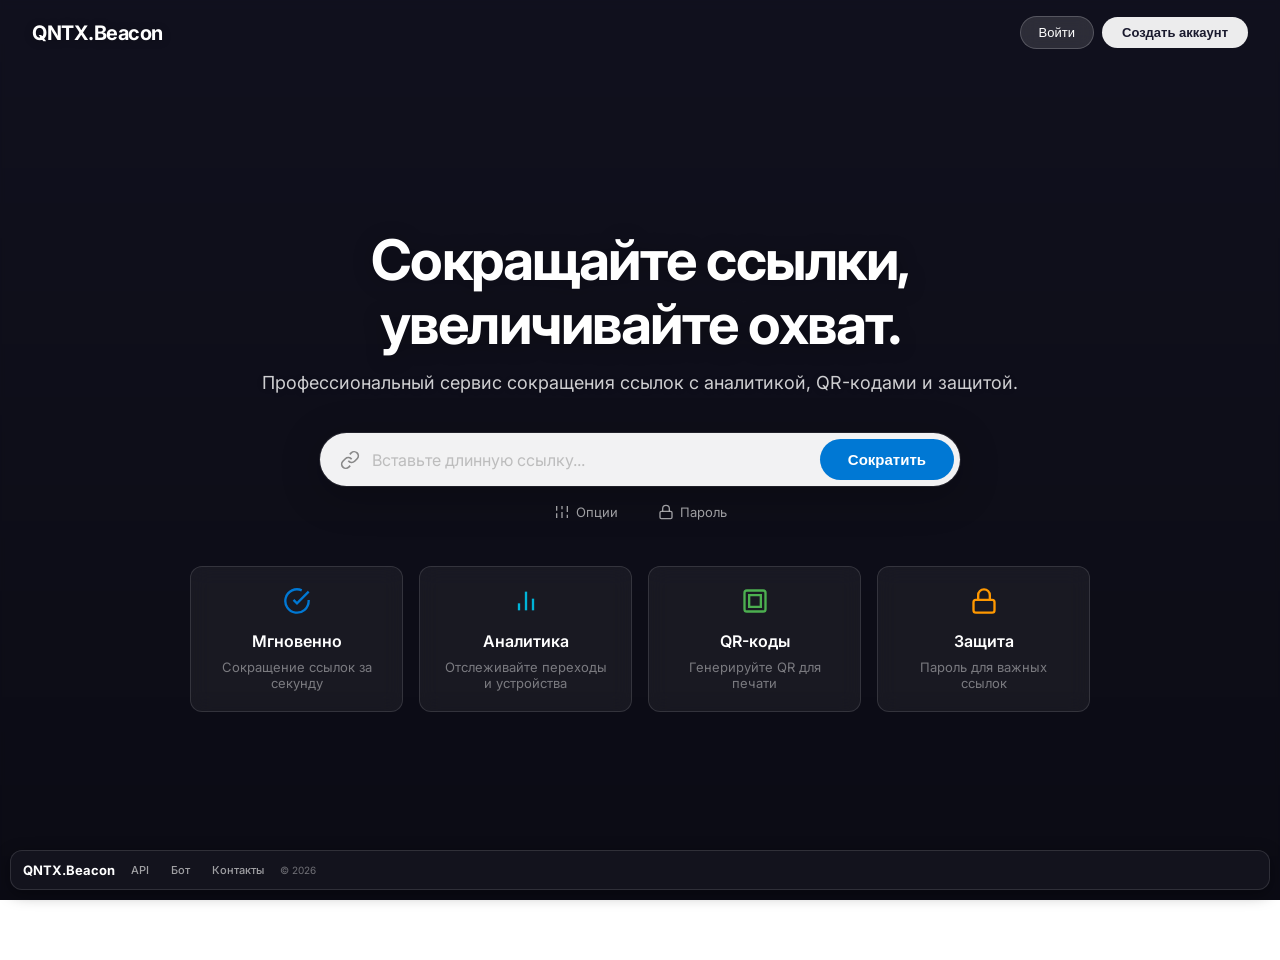
<file: static/index.html>
<!DOCTYPE html>
<html lang="ru">
<head>
    <meta charset="UTF-8">
    <meta name="viewport" content="width=device-width, initial-scale=1.0, viewport-fit=cover">
    <meta name="theme-color" content="#1a1a2e">
    <title>QNTX.Beacon — Сокращайте ссылки</title>
    <link rel="preconnect" href="https://fonts.googleapis.com">
    <link rel="dns-prefetch" href="https://fonts.gstatic.com">
    <link rel="preload" href="https://fonts.googleapis.com/css2?family=Inter:wght@400;500;600;700&display=swap" as="style">
    <link href="https://fonts.googleapis.com/css2?family=Inter:wght@400;500;600;700&display=swap" rel="stylesheet">
    <link rel="stylesheet" href="/static/style.css?v=46">
    <link rel="icon" type="image/svg+xml" href="data:image/svg+xml,<svg xmlns='http://www.w3.org/2000/svg' viewBox='0 0 100 100'><text y='.9em' font-size='90'>🔗</text></svg>">
    <script src="/static/chart.min.js?v=46"></script>
</head>
<body>
    <div class="bg-image"></div>
    <div class="bg-overlay"></div>

    <!-- Top Bar -->
    <header class="topbar">
        <span class="brand" id="brand-logo">QNTX.Beacon</span>
        <div class="topbar-right" id="topbar-right">
            <button class="btn-ghost" id="my-links-btn" style="display:none;">Мои ссылки</button>
            <button class="btn-ghost" id="dashboard-tab-btn" style="display:none;">Админка</button>
            <button class="btn-ghost" id="btn-show-login">Войти</button>
            <button class="btn-light" id="btn-show-register">Создать аккаунт</button>
            <div id="topbar-user" class="topbar-user" style="display:none;">
                <span class="topbar-username" id="topbar-username"></span>
                <button class="btn-ghost" id="btn-logout">Выйти</button>
            </div>
        </div>
    </header>

    <!-- Hero -->
    <main class="hero" id="hero-section">
        <h1 class="hero-title">Сокращайте ссылки,<br>увеличивайте охват.</h1>
        <p class="hero-subtitle">Профессиональный сервис сокращения ссылок с аналитикой, QR-кодами и защитой.</p>

        <div class="search-box">
            <form id="main-shorten-form" class="search-form">
                <svg class="search-icon" viewBox="0 0 24 24" fill="none" stroke="currentColor" stroke-width="2">
                    <path d="M10 13a5 5 0 0 0 7.54.54l3-3a5 5 0 0 0-7.07-7.07l-1.72 1.71"/>
                    <path d="M14 11a5 5 0 0 0-7.54-.54l-3 3a5 5 0 0 0 7.07 7.07l1.71-1.71"/>
                </svg>
                <input type="url" id="hero-url" placeholder="Вставьте длинную ссылку..." required autocomplete="off">
                <button type="submit" class="btn-shorten" id="btn-shorten">Сократить</button>
            </form>
            <div class="options-row">
                <button type="button" class="btn-options-toggle" onclick="toggleOptions()">
                    <svg viewBox="0 0 24 24" fill="none" stroke="currentColor" stroke-width="2" width="16" height="16"><line x1="4" y1="21" x2="4" y2="14"/><line x1="4" y1="10" x2="4" y2="3"/><line x1="12" y1="21" x2="12" y2="12"/><line x1="12" y1="8" x2="12" y2="3"/><line x1="20" y1="21" x2="20" y2="16"/><line x1="20" y1="12" x2="20" y2="3"/></svg>
                    <span>Опции</span>
                </button>
                <button type="button" class="btn-options-toggle" onclick="togglePassword('hero')">
                    <svg viewBox="0 0 24 24" fill="none" stroke="currentColor" stroke-width="2" width="16" height="16"><rect x="3" y="11" width="18" height="11" rx="2" ry="2"/><path d="M7 11V7a5 5 0 0 1 10 0v4"/></svg>
                    <span>Пароль</span>
                </button>
            </div>
            <div class="search-options" id="search-options" style="display:none;">
                <input type="text" id="hero-slug" placeholder="Алиас" class="input-small">
                <input type="text" id="hero-title" placeholder="Название" class="input-small">
                <input type="text" id="utm-source" placeholder="UTM Source" class="input-small">
                <input type="text" id="utm-medium" placeholder="UTM Medium" class="input-small">
                <input type="text" id="utm-campaign" placeholder="UTM Campaign" class="input-small">
                <button type="button" class="btn-options-toggle" onclick="toggleGeoOptions()" style="margin-top:8px;">
                    <svg viewBox="0 0 24 24" fill="none" stroke="currentColor" stroke-width="2" width="16" height="16"><circle cx="12" cy="12" r="10"/><line x1="2" y1="12" x2="22" y2="12"/></svg>
                    <span>Гео-таргетинг</span>
                </button>
            </div>
            <div class="search-options" id="geo-options" style="display:none;">
                <div style="grid-column:1/-1;font-size:12px;color:rgba(255,255,255,0.6);margin-bottom:4px;">Гео-таргетинг (код страны → URL)</div>
                <input type="text" id="geo-ru" placeholder="RU: https://ru.site.com" class="input-small">
                <input type="text" id="geo-us" placeholder="US: https://us.site.com" class="input-small">
                <input type="text" id="geo-eu" placeholder="EU: https://eu.site.com" class="input-small">
                <button type="button" class="btn-options-toggle" onclick="toggleABOptions()" style="margin-top:8px;">
                    <svg viewBox="0 0 24 24" fill="none" stroke="currentColor" stroke-width="2" width="16" height="16"><path d="M16 1h4v4"/><path d="M8 1H4v4"/><path d="M16 23h4v-4"/><path d="M8 23H4v-4"/><path d="M1 16v4h4"/><path d="M1 8v4h4"/><path d="M23 16v4h-4"/><path d="M23 8v4h-4"/></svg>
                    <span>A/B тестирование</span>
                </button>
            </div>
            <div class="search-options" id="ab-options" style="display:none;">
                <div style="grid-column:1/-1;font-size:12px;color:rgba(255,255,255,0.6);margin-bottom:4px;">A/B тест (добавь URL для случайного выбора)</div>
                <input type="text" id="ab-url-1" placeholder="URL вариант A" class="input-small">
                <input type="text" id="ab-url-2" placeholder="URL вариант B" class="input-small">
                <input type="text" id="ab-url-3" placeholder="URL вариант C" class="input-small">
            </div>
            <div class="search-options" id="hero-password-row" style="display:none;">
                <input type="password" id="hero-password" placeholder="Пароль для ссылки" class="input-small">
            </div>
        </div>

        <div class="result-card" id="result-card" style="display:none;">
            <div class="result-label">Ваша короткая ссылка</div>
            <div class="result-row">
                <a href="#" id="result-link" class="result-link" target="_blank"></a>
                <button class="btn-copy" onclick="copyResult()">
                    <svg viewBox="0 0 24 24" fill="none" stroke="currentColor" stroke-width="2" width="18" height="18"><rect x="9" y="9" width="13" height="13" rx="2" ry="2"/><path d="M5 15H4a2 2 0 0 1-2-2V4a2 2 0 0 1 2-2h9a2 2 0 0 1 2 2v1"/></svg>
                    Копировать
                </button>
            </div>
            <img id="result-qr" class="result-qr" style="display:none;" alt="QR Code">
        </div>

        <!-- Features -->
        <div class="features-grid">
            <div class="feature-card">
                <svg viewBox="0 0 24 24" fill="none" stroke="#0078d4" stroke-width="2" width="28" height="28"><path d="M22 11.08V12a10 10 0 1 1-5.93-9.14"/><polyline points="22 4 12 14.01 9 11.01"/></svg>
                <h3>Мгновенно</h3>
                <p>Сокращение ссылок за секунду</p>
            </div>
            <div class="feature-card">
                <svg viewBox="0 0 24 24" fill="none" stroke="#00b4d8" stroke-width="2" width="28" height="28"><line x1="18" y1="20" x2="18" y2="10"/><line x1="12" y1="20" x2="12" y2="4"/><line x1="6" y1="20" x2="6" y2="14"/></svg>
                <h3>Аналитика</h3>
                <p>Отслеживайте переходы и устройства</p>
            </div>
            <div class="feature-card">
                <svg viewBox="0 0 24 24" fill="none" stroke="#4caf50" stroke-width="2" width="28" height="28"><rect x="3" y="3" width="18" height="18" rx="2"/><path d="M7 7h10v10H7z"/></svg>
                <h3>QR-коды</h3>
                <p>Генерируйте QR для печати</p>
            </div>
            <div class="feature-card">
                <svg viewBox="0 0 24 24" fill="none" stroke="#ff9800" stroke-width="2" width="28" height="28"><rect x="3" y="11" width="18" height="11" rx="2"/><path d="M7 11V7a5 5 0 0 1 10 0v4"/></svg>
                <h3>Защита</h3>
                <p>Пароль для важных ссылок</p>
            </div>
        </div>
    </main>
    </main>

    <!-- Auth Modal -->
    <div class="modal-overlay" id="auth-modal" style="display:none;">
        <div class="modal-card">
            <button class="modal-close" onclick="hideAuth()">&times;</button>
            <div id="login-view">
                <div class="modal-logo">QNTX.Beacon</div>
                <h2 class="modal-title">Вход</h2>
                <form id="login-form">
                    <div class="form-field">
                        <label>Email</label>
                        <input type="email" id="login-email" placeholder="you@example.com" required autocomplete="email">
                    </div>
                    <div class="form-field">
                        <label>Пароль</label>
                        <input type="password" id="login-password" placeholder="Ваш пароль" required autocomplete="current-password">
                    </div>
                    <div class="form-error" id="login-error" style="display:none;"></div>
                    <button type="submit" class="btn-primary">Войти</button>
                </form>
                <p class="modal-switch">Нет аккаунта? <a href="#" onclick="showAuth('register'); return false;">Создать</a></p>
                <p class="modal-switch" style="margin-top:8px"><a href="#" onclick="showAuth('forgot'); return false;">Забыли пароль?</a></p>
            </div>

            <div id="register-view" style="display:none;">
                <div class="modal-logo">QNTX.Beacon</div>
                <h2 class="modal-title">Создать аккаунт</h2>
                <form id="register-form">
                    <div class="form-field">
                        <label>Имя пользователя</label>
                        <input type="text" id="register-username" placeholder="johndoe" required minlength="3" maxlength="50" autocomplete="username">
                        <div class="field-hint">3-50 символов, только буквы, цифры, дефис и подчёркивание</div>
                    </div>
                    <div class="form-field">
                        <label>Email</label>
                        <input type="email" id="register-email" placeholder="you@example.com" required autocomplete="email">
                    </div>
                    <div class="form-field">
                        <label>Пароль</label>
                        <input type="password" id="register-password" placeholder="Надёжный пароль" required minlength="8" autocomplete="new-password">
                        <div class="field-hint">Минимум 8 символов, заглавная буква и цифра</div>
                        <div class="password-strength"><div class="password-strength-bar" id="password-strength-bar"></div></div>
                        <div class="password-strength-text" id="password-strength-text"></div>
                    </div>
                    <div class="form-field">
                        <label>Подтвердите пароль</label>
                        <input type="password" id="register-confirm-password" placeholder="Повторите пароль" required autocomplete="new-password">
                    </div>
                    <div class="form-field captcha-field">
                        <label>Подтвердите, что вы человек</label>
                        <div class="captcha-container">
                            <div class="captcha-box">
                                <div class="captcha-code" id="captcha-code"></div>
                                <button type="button" class="captcha-refresh" onclick="refreshCaptcha()" title="Обновить">
                                    <svg viewBox="0 0 24 24" fill="none" stroke="currentColor" stroke-width="2" width="16" height="16"><path d="M23 4v6h-6M1 20v-6h6"/><path d="M3.51 9a9 9 0 0 1 14.85-3.36L23 10M1 14l4.64 4.36A9 9 0 0 0 20.49 15"/></svg>
                                </button>
                            </div>
                            <input type="text" id="captcha-input" placeholder="Введите код" autocomplete="off" required>
                        </div>
                    </div>
                    <div class="form-field">
                        <label>Код приглашения (необязательно)</label>
                        <input type="text" id="register-referral-code" placeholder="Введите код" autocomplete="off">
                    </div>
                    <div class="form-error" id="register-error" style="display:none;"></div>
                    <button type="submit" class="btn-primary" id="register-btn">
                        <span class="btn-text">Создать аккаунт</span>
                        <span class="btn-spinner" style="display:none;"></span>
                    </button>
                </form>
                <p class="modal-switch">Уже есть аккаунт? <a href="#" onclick="showAuth('login'); return false;">Войти</a></p>
            </div>

            <div id="forgot-view" style="display:none;">
                <div class="modal-logo">QNTX.Beacon</div>
                <h2 class="modal-title">Сброс пароля</h2>
                <form id="forgot-form">
                    <div class="form-field">
                        <label>Email</label>
                        <input type="email" id="forgot-email" placeholder="you@example.com" required autocomplete="email">
                    </div>
                    <button type="submit" class="btn-primary">Отправить ссылку</button>
                </form>
                <p class="modal-switch"><a href="#" onclick="showAuth('login'); return false;">Вернуться к входу</a></p>
            </div>

            <div id="register-success-view" style="display:none;">
                <div class="modal-logo">QNTX.Beacon</div>
                <div class="success-icon">
                    <svg viewBox="0 0 24 24" fill="none" stroke="#0078d4" stroke-width="2" width="48" height="48"><path d="M22 11.08V12a10 10 0 1 1-5.93-9.14"/><polyline points="22 4 12 14.01 9 11.01"/></svg>
                </div>
                <h2 class="modal-title">Проверьте почту</h2>
                <p class="modal-desc">Мы отправили ссылку для подтверждения на <strong id="reg-success-email"></strong><br>Перейдите по ссылке, чтобы активировать аккаунт.</p>
                <button class="btn-primary" onclick="hideAuth(); showAuth('login');">Войти</button>
                <p class="modal-switch" style="margin-top:16px;">Не пришло письмо? <a href="#" onclick="resendVerificationFromSuccess(); return false;">Отправить повторно</a></p>
            </div>

            <div id="forgot-success-view" style="display:none;">
                <div class="modal-logo">QNTX.Beacon</div>
                <div class="success-icon">
                    <svg viewBox="0 0 24 24" fill="none" stroke="#0078d4" stroke-width="2" width="48" height="48"><path d="M22 11.08V12a10 10 0 1 1-5.93-9.14"/><polyline points="22 4 12 14.01 9 11.01"/></svg>
                </div>
                <h2 class="modal-title">Проверьте почту</h2>
                <p class="modal-desc">Если аккаунт существует, мы отправили ссылку для сброса пароля.</p>
                <button class="btn-primary" onclick="showAuth('login')">Вернуться к входу</button>
            </div>
        </div>
    </div>

    <!-- Verification Required Modal -->
    <div id="verification-required-modal" class="modal-overlay" style="display:none;">
        <div class="modal-card modal-narrow">
            <div class="modal-logo">QNTX.Beacon</div>
            <div class="warning-icon">
                <svg viewBox="0 0 24 24" fill="none" stroke="#ff9800" stroke-width="2" width="48" height="48"><circle cx="12" cy="12" r="10"/><line x1="12" y1="8" x2="12" y2="12"/><line x1="12" y1="16" x2="12.01" y2="16"/></svg>
            </div>
            <h2 class="modal-title">Подтвердите email</h2>
            <p class="modal-desc">Проверьте почту <strong id="verification-email"></strong><br>Перейдите по ссылке в письме.</p>
            <button class="btn-primary" onclick="resendVerificationFromModal()">Отправить письмо повторно</button>
            <button class="btn-ghost-modal" onclick="hideVerificationRequired()">Закрыть</button>
        </div>
    </div>

    <!-- Dashboard -->
    <div class="dashboard" id="dashboard" style="display:none;">
        <div class="dash-tabs">
            <button class="dash-tab active" data-tab="links">Ссылки</button>
            <button class="dash-tab" data-tab="folders">Папки</button>
            <button class="dash-tab" data-tab="bulk">Bulk</button>
            <button class="dash-tab" data-tab="export">Экспорт</button>
            <button class="dash-tab" data-tab="plans">Тарифы</button>
            <button class="dash-tab" data-tab="account">Настройки</button>
            <button class="dash-tab" data-tab="admin" id="admin-tab" style="display:none;">Админка</button>
        </div>

        <!-- Links Tab -->
        <div class="dash-panel" id="tab-links">
            <div class="dash-create">
                <form id="dash-shorten-form" class="search-form dash-search-form">
                    <svg class="search-icon" viewBox="0 0 24 24" fill="none" stroke="currentColor" stroke-width="2"><path d="M10 13a5 5 0 0 0 7.54.54l3-3a5 5 0 0 0-7.07-7.07l-1.72 1.71"/><path d="M14 11a5 5 0 0 0-7.54-.54l-3 3a5 5 0 0 0 7.07 7.07l1.71-1.71"/></svg>
                    <input type="url" id="dash-url" placeholder="Вставьте длинную ссылку..." required autocomplete="off">
                    <button type="submit" class="btn-shorten" id="btn-dash-shorten">Сократить</button>
                </form>
                <div class="options-row">
                    <button type="button" class="btn-options-toggle" onclick="toggleDashOptions()">
                        <svg viewBox="0 0 24 24" fill="none" stroke="currentColor" stroke-width="2" width="16" height="16"><line x1="4" y1="21" x2="4" y2="14"/><line x1="4" y1="10" x2="4" y2="3"/><line x1="12" y1="21" x2="12" y2="12"/><line x1="12" y1="8" x2="12" y2="3"/><line x1="20" y1="21" x2="20" y2="16"/><line x1="20" y1="12" x2="20" y2="3"/></svg>
                        <span>Опции</span>
                    </button>
                    <button type="button" class="btn-options-toggle" onclick="togglePassword('dash')">
                        <svg viewBox="0 0 24 24" fill="none" stroke="currentColor" stroke-width="2" width="16" height="16"><rect x="3" y="11" width="18" height="11" rx="2" ry="2"/><path d="M7 11V7a5 5 0 0 1 10 0v4"/></svg>
                        <span>Пароль</span>
                    </button>
                </div>
                <div class="dash-options" id="dash-options" style="display:none;">
                    <input type="text" id="dash-slug" placeholder="Пользовательский алиас" class="input-small">
                    <input type="text" id="dash-title" placeholder="Название" class="input-small">
                    <select id="dash-folder-id" class="input-small">
                        <option value="">Без папки</option>
                    </select>
                </div>
                <div class="dash-options" id="dash-password-row" style="display:none;">
                    <input type="password" id="dash-password" placeholder="Пароль для ссылки" class="input-small">
                </div>
                <div class="result-card dash-result" id="dash-result" style="display:none;">
                    <div class="result-label">Ваша короткая ссылка</div>
                    <div class="result-row">
                        <a href="#" id="dash-result-link" class="result-link" target="_blank"></a>
                        <button class="btn-copy" type="button" onclick="copyDashResult()">
                            <svg viewBox="0 0 24 24" fill="none" stroke="currentColor" stroke-width="2" width="18" height="18"><rect x="9" y="9" width="13" height="13" rx="2" ry="2"/><path d="M5 15H4a2 2 0 0 1-2-2V4a2 2 0 0 1 2-2h9a2 2 0 0 1 2 2v1"/></svg>
                            Копировать
                        </button>
                    </div>
                    <img id="dash-result-qr" class="result-qr" style="display:none;" alt="QR Code">
                </div>
            </div>

            <div class="dash-header">
                <h2>Ваши ссылки</h2>
                <div class="dash-search">
                    <svg viewBox="0 0 24 24" fill="none" stroke="currentColor" stroke-width="2" width="18" height="18"><circle cx="11" cy="11" r="8"/><line x1="21" y1="21" x2="16.65" y2="16.65"/></svg>
                    <input type="text" id="search-links" placeholder="Поиск...">
                </div>
            </div>
            <div class="links-grid" id="links-grid">
                <div class="links-empty" id="links-empty">
                    <svg viewBox="0 0 24 24" fill="none" stroke="currentColor" stroke-width="1.5" width="48" height="48"><path d="M10 13a5 5 0 0 0 7.54.54l3-3a5 5 0 0 0-7.07-7.07l-1.72 1.71"/><path d="M14 11a5 5 0 0 0-7.54-.54l-3 3a5 5 0 0 0 7.07 7.07l1.71-1.71"/></svg>
                    <p>Пока нет ссылок. Создайте свою первую ссылку выше!</p>
                </div>
            </div>
        </div>

        <!-- Plans Tab -->
        <!-- Export Tab -->
        <div class="dash-panel" id="tab-export" style="display:none;">
            <h2>Экспорт / Импорт</h2>
            <div class="export-section">
                <h3>Экспорт ссылок</h3>
                <p class="dash-desc">Скачать все ваши ссылки в файле</p>
                <div class="export-btns">
                    <button class="btn-primary" id="btn-export-csv">CSV</button>
                    <button class="btn-primary" id="btn-export-json">JSON</button>
                </div>
            </div>
            <div class="export-section">
                <h3>Импорт ссылок</h3>
                <p class="dash-desc">Загрузить ссылки из файла</p>
                <input type="file" id="import-file" accept=".csv,.json" class="input-small">
                <button class="btn-primary" id="btn-import">Импортировать</button>
                <div class="import-result" id="import-result" style="display:none;"></div>
            </div>
        </div>

        <!-- Folders Tab -->
        <div class="dash-panel" id="tab-folders" style="display:none;">
            <h2>Папки</h2>
            <div class="folder-create">
                <input type="text" id="new-folder-name" placeholder="Название папки" class="input-small">
                <input type="color" id="new-folder-color" value="#0078d4" style="width:40px;height:40px;border:none;cursor:pointer;">
                <button class="btn-primary" id="btn-create-folder">Создать</button>
            </div>
            <div class="folders-grid" id="folders-grid"></div>
        </div>

        <!-- Bulk Tab -->
        <div class="dash-panel" id="tab-bulk" style="display:none;">
            <h2>Bulk создание</h2>
            <p class="dash-desc">Создайте несколько ссылок за раз (по одной на строку)</p>
            <textarea id="bulk-urls" placeholder="https://site1.com&#10;https://site2.com&#10;https://site3.com" class="bulk-textarea"></textarea>
            <div class="bulk-options">
                <label>Папка:</label>
                <select id="bulk-folder-id" class="input-small">
                    <option value="">Без папки</option>
                </select>
            </div>
            <button class="btn-primary" id="btn-bulk-create">Создать все</button>
            <div class="bulk-results" id="bulk-results" style="display:none;">
                <h3>Созданные ссылки:</h3>
                <div class="bulk-links" id="bulk-links"></div>
            </div>
        </div>

        <!-- Account Tab -->
        <div class="dash-panel" id="tab-account" style="display:none;">
            <h2>Настройки аккаунта</h2>
            <div class="account-section">
                <h3>Профиль</h3>
                <div class="form-field">
                    <label>Имя пользователя</label>
                    <input type="text" id="account-username" class="input-small" readonly>
                </div>
                <div class="form-field">
                    <label>Email</label>
                    <input type="email" id="account-email" class="input-small" readonly>
                    <button class="btn-primary" id="btn-change-email" style="margin-top:8px;width:auto;padding:8px 16px;font-size:13px;">Изменить email</button>
                </div>
            </div>
            <div class="account-section">
                <h3>Активировать промокод</h3>
                <div class="form-field">
                    <label>Введите промокод</label>
                    <div style="display:flex;gap:8px;">
                        <input type="text" id="promocode-input" placeholder="PROMOCODE" class="input-small" style="flex:1;">
                        <button class="btn-primary" id="btn-redeem-promo" style="width:auto;" onclick="redeemPromocode('account')">Активировать</button>
                    </div>
                    <div id="promocode-result" style="margin-top:8px;display:none;"></div>
                </div>
            </div>
            <div class="account-section">
                <h3>Удалить аккаунт</h3>
                <p class="dash-desc" style="color:#f55;">Внимание! Это действие необратимо.</p>
                <button class="btn-danger" id="btn-delete-account">Удалить аккаунт</button>
            </div>
            <div class="account-section">
                <h3>Сменить пароль</h3>
                <div class="form-field">
                    <label>Текущий пароль</label>
                    <input type="password" id="old-password" class="input-small">
                </div>
                <div class="form-field">
                    <label>Новый пароль</label>
                    <input type="password" id="new-password" class="input-small">
                </div>
                <button class="btn-primary" id="btn-change-password">Сменить пароль</button>
            </div>
            <div class="account-section">
                <h3>API ключ</h3>
                <div class="api-key-row">
                    <input type="text" id="api-key" class="input-small" readonly>
                    <button class="btn-ghost" id="btn-copy-api-key">Копировать</button>
                </div>
                <button class="btn-ghost" id="btn-regenerate-api-key">Пересоздать</button>
            </div>
        </div>

        <div class="dash-panel" id="tab-plans" style="display:none;">
            <div class="plans-header">
                <h2>Тарифные планы</h2>
                <p class="plans-subtitle">Выберите подходящий тариф для ваших задач</p>
                <div class="current-plan-info" id="current-plan-info"></div>
            </div>
            <div class="plans-grid" id="plans-grid"></div>
            <div class="payment-history" id="payment-history" style="display:none;">
                <h3>История платежей</h3>
                <div class="payments-list" id="payments-list"></div>
            </div>
            <div class="promocode-section" style="background:rgba(255,255,255,0.05);border-radius:12px;padding:20px;margin-top:20px;">
                <h3>Активировать промокод</h3>
                <p class="dash-desc">Введите промокод для активации тарифа</p>
                <div style="display:flex;gap:8px;margin-top:12px;">
                    <input type="text" id="promocode-input-plans" placeholder="PROMOCODE" class="input-small" style="flex:1;max-width:300px;">
                    <button class="btn-primary" id="btn-redeem-promo-tab" onclick="redeemPromocode('plans')">Активировать</button>
                </div>
                <div id="promocode-result-plans" style="margin-top:12px;display:none;"></div>
            </div>
            <div class="referral-section">
                <h3>Партнёрская программа</h3>
                <p class="referral-desc">Приглашайте друзей и получайте бонусы!</p>
                <div class="referral-box">
                    <div class="referral-label">Ваша реферальная ссылка:</div>
                    <div class="referral-link-row">
                        <input type="text" id="referral-link" readonly class="referral-link-input">
                        <button class="btn-copy" id="btn-copy-referral">Копировать</button>
                    </div>
                    <div class="referral-stats">
                        <div class="referral-stat"><span class="referral-stat-num" id="referral-count">0</span><span class="referral-stat-label">приглашено</span></div>
                        <div class="referral-stat"><span class="referral-stat-num" id="referral-bonus">0</span><span class="referral-stat-label">бонусов</span></div>
                        <div class="referral-stat"><span class="referral-stat-num" id="referral-pending">0</span><span class="referral-stat-label">ожидают</span></div>
                    </div>
                </div>
                <button class="btn-ghost" onclick="loadReferralDetails()" style="margin-top:16px;">Показать рефералов</button>
                <div id="referral-details" style="display:none;margin-top:16px;">
                    <div class="admin-table-wrap">
                        <table class="admin-table">
                            <thead><tr><th>Пользователь</th><th>Email</th><th>Тариф</th><th>Дата регистрации</th></tr></thead>
                            <tbody id="referral-users-body"></tbody>
                        </table>
                    </div>
                </div>
            </div>
        </div>

        <!-- Admin Tab -->
        <div class="dash-panel" id="tab-admin" style="display:none;">
            <div class="admin-header"><h2>Панель администратора</h2></div>
            <div class="admin-stats" id="admin-stats"></div>
            <div class="admin-section">
                <div class="admin-section-header">
                    <h3>Пользователи</h3>
                    <div class="admin-filters">
                        <input type="text" id="admin-search-users" placeholder="Поиск..." class="input-small">
                        <select id="admin-filter-plan" class="input-small">
                            <option value="">Все тарифы</option>
                            <option value="free">Free</option>
                            <option value="pro">Pro</option>
                            <option value="business">Business</option>
                        </select>
                    </div>
                </div>
                <div class="admin-table-wrap">
                    <table class="admin-table">
                        <thead><tr><th>ID</th><th>Пользователь</th><th>Email</th><th>Тариф</th><th>Ссылки</th><th>Рефералы</th><th>Статус</th><th>Действия</th></tr></thead>
                        <tbody id="admin-users-body"></tbody>
                    </table>
                </div>
                <div class="admin-pagination" id="admin-users-pagination"></div>
            </div>
            <div class="admin-section">
                <h3>Платежи</h3>
                <div class="admin-table-wrap">
                    <table class="admin-table">
                        <thead><tr><th>ID</th><th>Пользователь</th><th>Провайдер</th><th>Тариф</th><th>Сумма</th><th>Статус</th><th>Дата</th></tr></thead>
                        <tbody id="admin-payments-body"></tbody>
                    </table>
                </div>
            </div>
            <div class="admin-section">
                <div class="admin-section-header">
                    <h3>Модерация ссылок</h3>
                    <div class="admin-filters">
                        <select id="admin-filter-mod" class="input-small">
                            <option value="">Все</option>
                            <option value="flagged">Подозрительные</option>
                            <option value="banned">Заблокированные</option>
                            <option value="malware">Malware</option>
                            <option value="phishing">Phishing</option>
                            <option value="blacklisted">Чёрный список</option>
                            <option value="ok">Безопасные</option>
                        </select>
                    </div>
                </div>
                <div class="admin-table-wrap">
                    <table class="admin-table">
                        <thead><tr><th>ID</th><th>Slug</th><th>URL</th><th>Статус</th><th>Причина</th><th>Пользователь</th><th>Действия</th></tr></thead>
                        <tbody id="admin-mod-body"></tbody>
                    </table>
                </div>
                <div class="admin-pagination" id="admin-mod-pagination"></div>
            </div>
            <div class="admin-section">
                <h3>Реклама при переходе (Free тариф)</h3>
                <div class="ad-settings-form" id="ad-settings-form">
                    <div class="form-field-inline">
                        <label>Включена</label>
                        <label class="toggle"><input type="checkbox" id="ad-enabled"><span class="toggle-slider"></span></label>
                    </div>
                    <div class="form-field-inline">
                        <label>Задержка (сек)</label>
                        <input type="number" id="ad-delay" class="input-small" min="1" max="30" value="5" style="width:80px">
                    </div>
                    <div class="form-field-inline">
                        <label>Заголовок</label>
                        <input type="text" id="ad-title" class="input-small" placeholder="Подождите..." style="flex:1">
                    </div>
                    <div class="form-field-inline">
                        <label>Кнопка</label>
                        <input type="text" id="ad-skip-text" class="input-small" placeholder="Перейти к ссылке" style="flex:1">
                    </div>
                    <div class="form-field-inline">
                        <label>Освобождённые тарифы</label>
                        <input type="text" id="ad-exempt" class="input-small" placeholder="pro,business" style="flex:1">
                    </div>
                    <div class="form-field-full">
                        <label>HTML рекламного блока (iframe Яндекс.Рекламы и т.д.)</label>
                        <textarea id="ad-html" class="input-textarea" rows="4" placeholder='<iframe src="..." width="300" height="250"></iframe>'></textarea>
                    </div>
                    <div class="ad-preview-box">
                        <label>Предпросмотр</label>
                        <button class="btn-ghost" id="btn-preview-ad" style="margin-left:8px;">Открыть в новом окне</button>
                    </div>
                    <button class="btn-primary" onclick="saveAdSettings()" style="max-width:200px">Сохранить</button>
                </div>
            </div>
            <div class="admin-section">
                <h3>Системные настройки</h3>
                <button class="btn-primary" onclick="loadSystemSettings()" style="max-width:200px;margin-bottom:16px;">Загрузить настройки</button>
                <div class="system-settings" id="system-settings" style="display:none;">
                    <div class="settings-grid" id="settings-grid"></div>
                    <button class="btn-primary" onclick="saveSystemSettings()" style="max-width:200px;margin-top:16px;">Сохранить изменения</button>
                </div>
            </div>
            <div class="admin-section">
                <div class="admin-section-header">
                    <h3>Промокоды</h3>
                    <button class="btn-primary" onclick="showCreatePromocode()" style="max-width:180px;margin-bottom:16px;">Создать промокод</button>
                </div>
                <div class="admin-table-wrap">
                    <table class="admin-table">
                        <thead><tr><th>Код</th><th>Тариф</th><th>Дней</th><th>Использовано</th><th>Лимит</th><th>Статус</th><th>Действия</th></tr></thead>
                        <tbody id="admin-promo-body"></tbody>
                    </table>
                </div>
            </div>
            <div class="admin-section">
                <h3>Очистка системы</h3>
                <p class="dash-desc">Удалить просроченные ссылки и старые данные переходов (старше 90 дней)</p>
                <button class="btn-primary" onclick="runCleanup()" style="max-width:200px;">Запустить очистку</button>
                <div id="cleanup-result" style="margin-top:12px;display:none;"></div>
            </div>
        </div>
    </div>

    <!-- Stats Modal -->
    <div class="modal-overlay" id="stats-modal" style="display:none;">
        <div class="modal-card modal-wide">
            <button class="modal-close" onclick="hideStats()">&times;</button>
            <h2 class="modal-title" id="stats-title">Статистика ссылки</h2>
            <div class="stats-charts">
                <canvas id="clicks-chart" width="400" height="200"></canvas>
            </div>
            <div class="stats-grid" id="stats-grid"></div>
        </div>
    </div>

    <!-- QR Modal -->
    <div class="modal-overlay" id="qr-modal" style="display:none;">
        <div class="modal-card modal-narrow" style="text-align:center;">
            <button class="modal-close" onclick="hideQr()">&times;</button>
            <h2 class="modal-title" id="qr-modal-title">QR Код</h2>
            <img id="qr-modal-img" class="qr-modal-img" alt="QR Code">
            <div class="qr-design-section" id="qr-design" style="display:none;margin-top:16px;text-align:left;">
                <div class="form-field">
                    <label style="color:#555;font-size:13px;">Цвет QR-кода</label>
                    <input type="color" id="qr-fill-color" value="#000000" style="width:60px;height:40px;border:none;cursor:pointer;">
                </div>
                <div class="form-field">
                    <label style="color:#555;font-size:13px;">Фон</label>
                    <input type="color" id="qr-back-color" value="#ffffff" style="width:60px;height:40px;border:none;cursor:pointer;">
                </div>
                <button class="btn-light" onclick="updateQRCustom()" style="margin-top:8px;">Применить</button>
            </div>
            <div style="margin-top:16px;">
                <a class="btn-ghost-modal" onclick="document.getElementById('qr-design').style.display=document.getElementById('qr-design').style.display==='none'?'grid':'none'">🎨 Настроить дизайн</a>
            </div>
            <p class="qr-modal-url" id="qr-modal-url"></p>
            <a id="qr-modal-download" class="btn-primary" download="qr-code.png" style="display:inline-block;text-decoration:none;margin-top:16px;">Скачать PNG</a>
        </div>
    </div>

    <!-- Verify Page -->
    <div class="verify-page" id="verify-page" style="display:none;">
        <div class="verify-card">
            <div class="verify-spinner" id="verify-spinner"></div>
            <div class="verify-status" id="verify-status">
                <h2 id="verify-title">Подтверждение email...</h2>
                <p id="verify-message"></p>
            </div>
            <div id="verify-actions" style="display:none;">
                <button class="btn-primary" id="verify-btn">Войти</button>
                <button class="btn-ghost" id="verify-resend-btn" onclick="resendVerificationFromUrl()" style="margin-top:12px;">Отправить письмо повторно</button>
            </div>
        </div>
    </div>

    <script src="/static/app.js?v=51"></script>
    
    <!-- Footer Dock -->
    <footer class="site-footer">
        <div class="footer-content">
            <div class="footer-brand">QNTX.Beacon</div>
            <div class="footer-links">
                <a href="/api-docs" target="_blank">API</a>
                <a href="https://t.me/qntxru_bot" target="_blank">Бот</a>
                <a href="mailto:qntx-info@list.ru">Контакты</a>
            </div>
            <div class="footer-copy">&copy; 2026</div>
        </div>
    </footer>
</body>
</html>
</file>
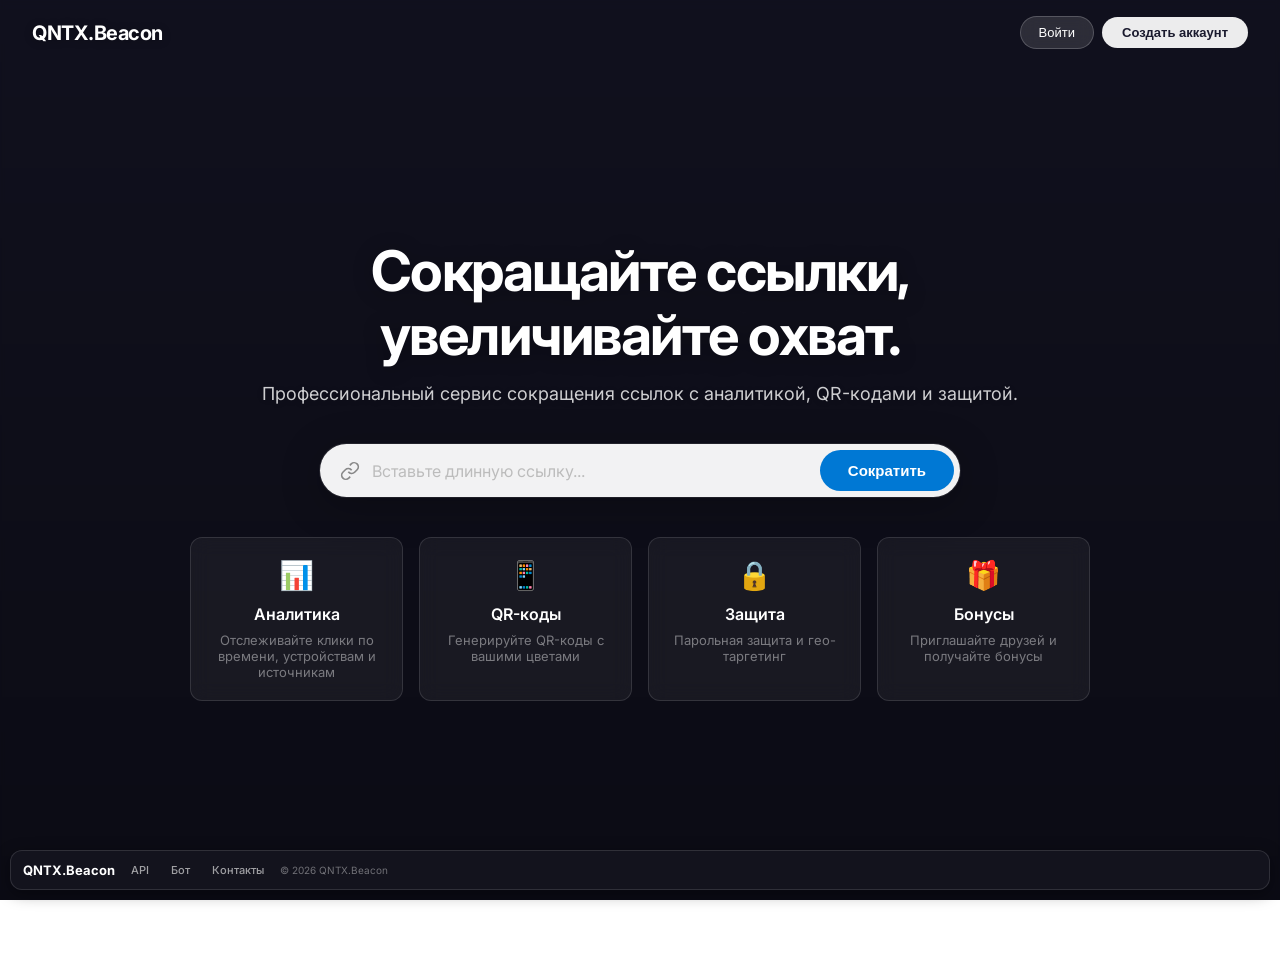
<file: templates/index.html>
<!DOCTYPE html>
<html lang="ru">
<head>
    <meta charset="UTF-8">
    <meta name="viewport" content="width=device-width, initial-scale=1.0">
    <meta name="description" content="QNTX.Beacon - профессиональный сервис сокращения ссылок с аналитикой, QR-кодами и защитой. Создавайте короткие ссылки, отслеживайте клики и повышайте охват.">
    <meta name="keywords" content="сокращение ссылок, url shortener, qr код, аналитика ссылок, партнерская программа">
    <meta name="author" content="QNTX.Beacon">
    <meta property="og:title" content="QNTX.Beacon - Сокращайте ссылки">
    <meta property="og:description" content="Профессиональный сервис сокращения ссылок с аналитикой и QR-кодами">
    <meta property="og:type" content="website">
    <meta name="twitter:card" content="summary_large_image">
    <meta name="twitter:title" content="QNTX.Beacon">
    <meta name="twitter:description" content="Профессиональный сервис сокращения ссылок">
    <title>QNTX.Beacon - Сокращайте ссылки, увеличивайте охват</title>
    <link rel="preconnect" href="https://fonts.googleapis.com">
    <link href="https://fonts.googleapis.com/css2?family=Inter:wght@400;500;600;700&display=swap" rel="stylesheet">
    <link rel="stylesheet" href="/static/style.css">
    <script src="/static/chart.min.js"></script>
</head>
<body>
    <div class="bg-image"></div>
    <div class="bg-overlay"></div>

    <header class="topbar">
        <span class="brand" onclick="goHome()">QNTX.Beacon</span>
        <div class="topbar-right">
            <button class="btn-ghost" onclick="showAuth('login')">Войти</button>
            <button class="btn-light" onclick="showAuth('register')">Создать аккаунт</button>
        </div>
    </header>

    <main class="hero">
        <h1 class="hero-title">Сокращайте ссылки,<br>увеличивайте охват.</h1>
        <p class="hero-subtitle">Профессиональный сервис сокращения ссылок с аналитикой, QR-кодами и защитой.</p>

        <div class="search-box">
            <form class="search-form" onsubmit="event.preventDefault(); shortenUrl();">
                <svg class="search-icon" viewBox="0 0 24 24" fill="none" stroke="currentColor" stroke-width="2">
                    <path d="M10 13a5 5 0 0 0 7.54.54l3-3a5 5 0 0 0-7.07-7.07l-1.72 1.71"/>
                    <path d="M14 11a5 5 0 0 0-7.54-.54l-3 3a5 5 0 0 0 7.07 7.07l1.71-1.71"/>
                </svg>
                <input type="url" id="hero-url" placeholder="Вставьте длинную ссылку..." required autocomplete="off">
                <button type="submit" class="btn-shorten">Сократить</button>
            </form>
        </div>

        <div class="features-grid">
            <div class="feature-card">
                <div class="feature-icon">📊</div>
                <h3>Аналитика</h3>
                <p>Отслеживайте клики по времени, устройствам и источникам</p>
            </div>
            <div class="feature-card">
                <div class="feature-icon">📱</div>
                <h3>QR-коды</h3>
                <p>Генерируйте QR-коды с вашими цветами</p>
            </div>
            <div class="feature-card">
                <div class="feature-icon">🔒</div>
                <h3>Защита</h3>
                <p>Парольная защита и гео-таргетинг</p>
            </div>
            <div class="feature-card">
                <div class="feature-icon">🎁</div>
                <h3>Бонусы</h3>
                <p>Приглашайте друзей и получайте бонусы</p>
            </div>
        </div>
    </main>

    <footer class="site-footer">
        <div class="footer-content">
            <div class="footer-brand">QNTX.Beacon</div>
            <div class="footer-links">
                <a href="/api-docs">API</a>
                <a href="https://t.me/qntxru_bot" target="_blank">Бот</a>
                <a href="mailto:qntx-info@list.ru">Контакты</a>
            </div>
            <div class="footer-copy">&copy; 2026 QNTX.Beacon</div>
        </div>
    </footer>

    <script src="/static/app.js"></script>
</body>
</html>
</file>
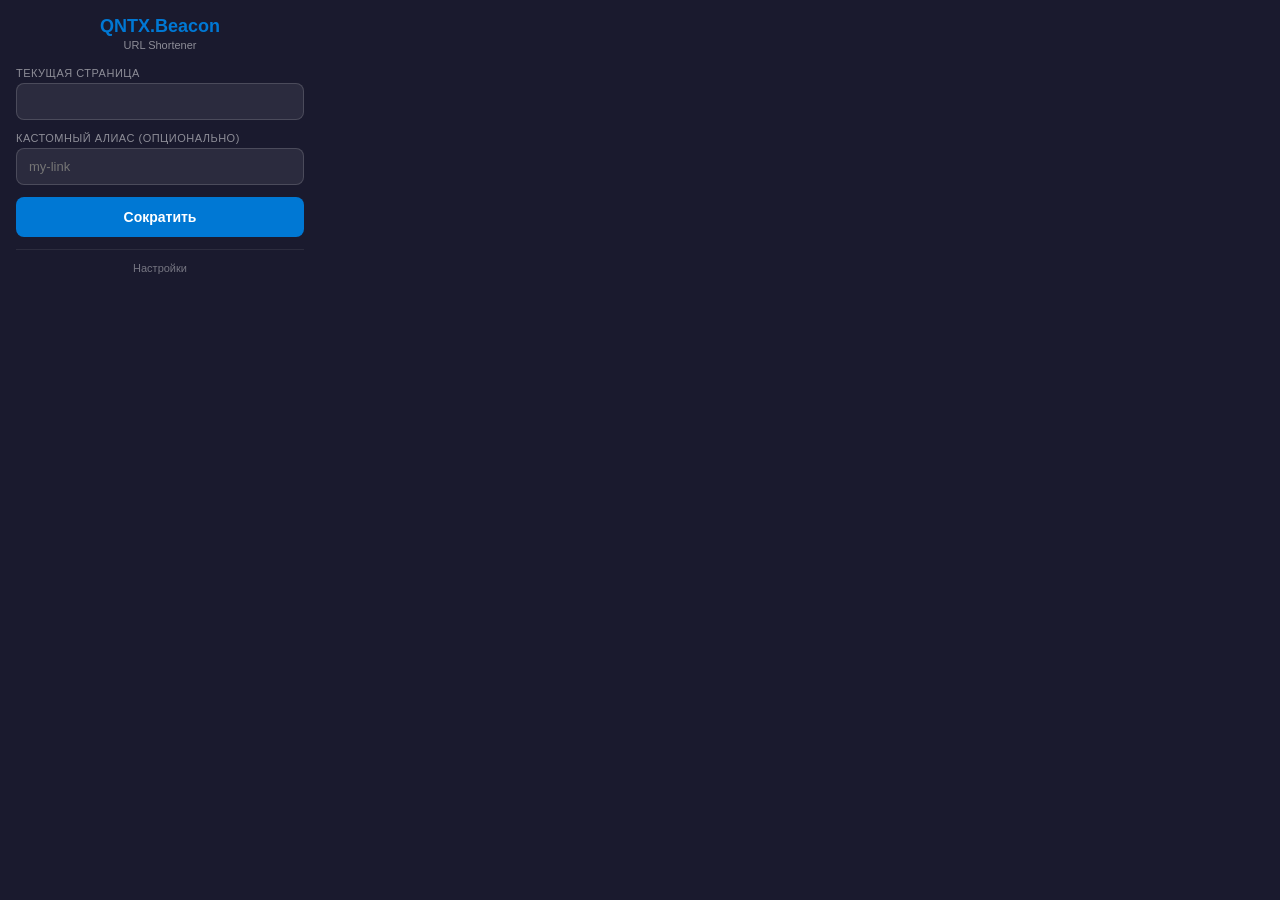
<file: extension/popup.html>
<!DOCTYPE html>
<html>
<head>
<meta charset="UTF-8">
<style>
* { margin: 0; padding: 0; box-sizing: border-box; }
body { width: 320px; font-family: -apple-system, BlinkMacSystemFont, 'Segoe UI', Roboto, sans-serif; background: #1a1a2e; color: #fff; padding: 16px; }
.logo { text-align: center; margin-bottom: 16px; }
.logo h1 { font-size: 18px; font-weight: 700; color: #0078d4; }
.logo p { font-size: 11px; opacity: 0.5; margin-top: 2px; }
.field { margin-bottom: 12px; }
.field label { display: block; font-size: 11px; opacity: 0.5; text-transform: uppercase; letter-spacing: 0.5px; margin-bottom: 4px; }
.field input { width: 100%; padding: 10px 12px; border: 1px solid rgba(255,255,255,0.15); border-radius: 8px; background: rgba(255,255,255,0.08); color: #fff; font-size: 13px; outline: none; }
.field input:focus { border-color: rgba(0,120,212,0.5); }
.btn { width: 100%; padding: 12px; background: #0078d4; color: #fff; border: none; border-radius: 8px; font-size: 14px; font-weight: 600; cursor: pointer; transition: all .2s; }
.btn:hover { background: #006abc; }
.btn:disabled { opacity: 0.5; cursor: not-allowed; }
.result { margin-top: 12px; padding: 12px; background: rgba(0,120,212,0.15); border: 1px solid rgba(0,120,212,0.25); border-radius: 10px; display: none; }
.result.show { display: block; animation: slideUp .3s ease; }
.result-url { display: flex; align-items: center; gap: 8px; }
.result-url a { flex: 1; color: #4fc3f7; font-size: 14px; font-weight: 600; text-decoration: none; word-break: break-all; }
.result-url a:hover { text-decoration: underline; }
.copy-btn { padding: 6px 12px; background: rgba(255,255,255,0.1); border: 1px solid rgba(255,255,255,0.2); border-radius: 6px; color: #fff; cursor: pointer; font-size: 12px; white-space: nowrap; }
.copy-btn:hover { background: rgba(255,255,255,0.2); }
.qr-img { display: block; margin: 10px auto 0; width: 100px; height: 100px; border-radius: 8px; background: #fff; padding: 4px; cursor: pointer; }
.error { color: #f44336; font-size: 13px; margin-top: 8px; }
.networks { display: flex; gap: 6px; justify-content: center; margin-top: 10px; }
.net-btn { width: 36px; height: 36px; border-radius: 8px; border: none; cursor: pointer; display: flex; align-items: center; justify-content: center; transition: all .2s; }
.net-btn:hover { transform: scale(1.1); }
.net-btn.tg { background: rgba(0,136,204,0.2); color: #0088cc; }
.net-btn.vk { background: rgba(74,118,168,0.2); color: #4a76a8; }
.net-btn.wa { background: rgba(37,211,102,0.2); color: #25d366; }
.settings { margin-top: 12px; padding-top: 12px; border-top: 1px solid rgba(255,255,255,0.08); }
.settings-toggle { font-size: 11px; color: rgba(255,255,255,0.4); cursor: pointer; text-align: center; }
.settings-toggle:hover { color: rgba(255,255,255,0.6); }
.settings-body { display: none; margin-top: 8px; }
.settings-body.show { display: block; }
@keyframes slideUp { from { opacity: 0; transform: translateY(10px); } to { opacity: 1; transform: translateY(0); } }
.spinner { display: inline-block; width: 16px; height: 16px; border: 2px solid rgba(255,255,255,0.3); border-top-color: #fff; border-radius: 50%; animation: spin .6s linear infinite; vertical-align: middle; }
@keyframes spin { to { transform: rotate(360deg); } }
</style>
</head>
<body>
<div class="logo">
    <h1>QNTX.Beacon</h1>
    <p>URL Shortener</p>
</div>

<div class="field">
    <label>Текущая страница</label>
    <input type="text" id="current-url" readonly>
</div>

<div class="field">
    <label>Кастомный алиас (опционально)</label>
    <input type="text" id="custom-slug" placeholder="my-link">
</div>

<button class="btn" id="btn-shorten" onclick="shorten()">Сократить</button>

<div class="result" id="result">
    <div class="result-url">
        <a href="#" id="short-url" target="_blank"></a>
        <button class="copy-btn" onclick="copyShort()">Копировать</button>
    </div>
    <img id="qr-img" class="qr-img" style="display:none" onclick="downloadQR()">
    <div class="networks">
        <button class="net-btn tg" onclick="share('telegram')" title="Telegram">
            <svg width="18" height="18" viewBox="0 0 24 24" fill="currentColor"><path d="M12 2C6.48 2 2 6.48 2 12s4.48 10 10 10 10-4.48 10-10S17.52 2 12 2zm4.64 6.8c-.15 1.58-.8 5.42-1.13 7.19-.14.75-.42 1-.68 1.03-.58.05-1.02-.38-1.58-.75-.88-.58-1.38-.94-2.23-1.5-.99-.65-.35-1.01.22-1.59.15-.15 2.71-2.48 2.76-2.69a.2.2 0 00-.05-.18c-.06-.05-.14-.03-.21-.02-.09.02-1.49.95-4.22 2.79-.4.27-.76.41-1.08.4-.36-.01-1.04-.2-1.55-.37-.63-.2-1.12-.31-1.08-.66.02-.18.27-.36.74-.55 2.92-1.27 4.86-2.11 5.83-2.51 2.78-1.16 3.35-1.36 3.73-1.36.08 0 .27.02.39.12.1.08.13.19.14.27-.01.06.01.24 0 .38z"/></svg>
        </button>
        <button class="net-btn vk" onclick="share('vk')" title="VK">
            <svg width="18" height="18" viewBox="0 0 24 24" fill="currentColor"><path d="M15.684 0H8.316C1.592 0 0 1.592 0 8.316v7.368C0 22.408 1.592 24 8.316 24h7.368C22.408 24 24 22.408 24 15.684V8.316C24 1.592 22.391 0 15.684 0zm3.692 17.123h-1.744c-.66 0-.864-.525-2.05-1.727-1.033-1-1.49-1.135-1.744-1.135-.356 0-.458.102-.458.593v1.575c0 .424-.135.678-1.253.678-1.846 0-3.896-1.12-5.335-3.202C4.624 10.857 4 8.602 4 8.178c0-.254.102-.491.593-.491h1.744c.44 0 .61.203.78.678.864 2.49 2.303 4.675 2.896 4.675.22 0 .322-.102.322-.66V9.721c-.068-1.186-.695-1.287-.695-1.71 0-.204.17-.407.44-.407h2.744c.373 0 .508.203.508.643v3.473c0 .372.17.508.271.508.22 0 .407-.136.813-.542 1.253-1.406 2.151-3.574 2.151-3.574.119-.254.322-.491.763-.491h1.744c.525 0 .644.27.525.643-.22 1.017-2.354 4.031-2.354 4.031-.186.305-.254.44 0 .78.186.254.796.779 1.203 1.253.745.847 1.32 1.558 1.473 2.05.17.49-.085.744-.576.744z"/></svg>
        </button>
        <button class="net-btn wa" onclick="share('whatsapp')" title="WhatsApp">
            <svg width="18" height="18" viewBox="0 0 24 24" fill="currentColor"><path d="M17.472 14.382c-.297-.149-1.758-.867-2.03-.967-.273-.099-.471-.148-.67.15-.197.297-.767.966-.94 1.164-.173.199-.347.223-.644.075-.297-.15-1.255-.463-2.39-1.475-.883-.788-1.48-1.761-1.653-2.059-.173-.297-.018-.458.13-.606.134-.133.298-.347.446-.52.149-.174.198-.298.298-.497.099-.198.05-.371-.025-.52-.075-.149-.669-1.612-.916-2.207-.242-.579-.487-.5-.669-.51-.173-.008-.371-.01-.57-.01-.198 0-.52.074-.792.372-.272.297-1.04 1.016-1.04 2.479 0 1.462 1.065 2.875 1.213 3.074.149.198 2.096 3.2 5.077 4.487.709.306 1.262.489 1.694.625.712.227 1.36.195 1.871.118.571-.085 1.758-.719 2.006-1.413.248-.694.248-1.289.173-1.413-.074-.124-.272-.198-.57-.347m-5.421 7.403h-.004a9.87 9.87 0 01-5.031-1.378l-.361-.214-3.741.982.998-3.648-.235-.374a9.86 9.86 0 01-1.51-5.26c.001-5.45 4.436-9.884 9.888-9.884 2.64 0 5.122 1.03 6.988 2.898a9.825 9.825 0 012.893 6.994c-.003 5.45-4.437 9.884-9.885 9.884m8.413-18.297A11.815 11.815 0 0012.05 0C5.495 0 .16 5.335.157 11.892c0 2.096.547 4.142 1.588 5.945L.057 24l6.305-1.654a11.882 11.882 0 005.683 1.448h.005c6.554 0 11.89-5.335 11.893-11.893a11.821 11.821 0 00-3.48-8.413z"/></svg>
        </button>
    </div>
</div>

<div class="error" id="error" style="display:none"></div>

<div class="settings">
    <div class="settings-toggle" onclick="toggleSettings()">Настройки</div>
    <div class="settings-body" id="settings-body">
        <div class="field">
            <label>API URL</label>
            <input type="text" id="api-url" placeholder="https://qntx.ru">
        </div>
        <div class="field">
            <label>Токен (из личного кабинета)</label>
            <input type="password" id="api-token" placeholder="bcon_...">
        </div>
        <button class="btn" onclick="saveSettings()" style="margin-top:8px;font-size:12px;padding:8px">Сохранить</button>
    </div>
</div>

<script src="popup.js"></script>
</body>
</html>
</file>
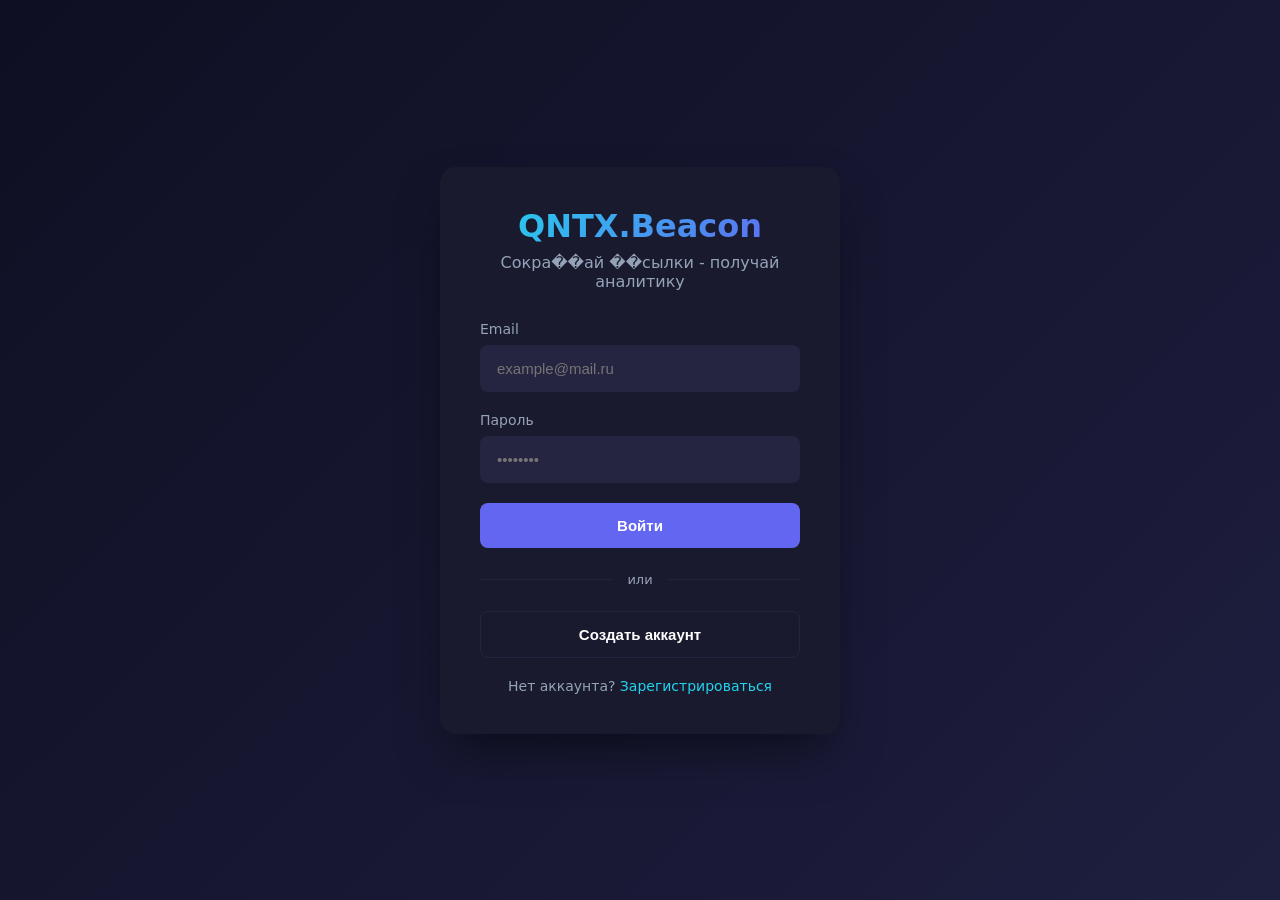
<file: static/dashboard.html>
<!DOCTYPE html>
<html lang="ru">
<head>
    <meta charset="UTF-8">
    <meta name="viewport" content="width=device-width, initial-scale=1.0">
    <title>QNTX.Beacon — Панель управления</title>
    <style>
        * { box-sizing: border-box; margin: 0; padding: 0; }
        :root { 
            --primary: #6366f1; --primary-dark: #4f46e5;
            --bg: #0f0f23; --bg2: #1a1a2e; --bg3: #252542;
            --text: #e2e8f0; --text-muted: #94a3b8;
            --accent: #22d3ee; --success: #22c55e; --danger: #ef4444;
        }
        body { 
            font-family: 'Inter', -apple-system, system-ui, sans-serif; 
            background: var(--bg); color: var(--text); min-height: 100vh; 
        }
        
        /* Auth Screen */
        .auth-container {
            min-height: 100vh;
            display: flex;
            align-items: center;
            justify-content: center;
            background: linear-gradient(135deg, var(--bg) 0%, #1e1e3f 100%);
        }
        .auth-box {
            background: var(--bg2); border-radius: 16px; padding: 40px;
            width: 100%; max-width: 400px;
            box-shadow: 0 25px 50px -12px rgba(0,0,0,0.5);
        }
        .auth-logo {
            text-align: center; margin-bottom: 30px;
        }
        .auth-logo h1 {
            background: linear-gradient(135deg, var(--accent), var(--primary));
            -webkit-background-clip: text; -webkit-text-fill-color: transparent;
            font-size: 32px; font-weight: 800;
        }
        .auth-logo p { color: var(--text-muted); margin-top: 8px; }
        
        .form-group { margin-bottom: 20px; }
        .form-group label { display: block; margin-bottom: 8px; color: var(--text-muted); font-size: 14px; }
        .form-group input {
            width: 100%; padding: 14px 16px;
            background: var(--bg3); border: 1px solid transparent;
            color: var(--text); border-radius: 8px;
            font-size: 15px; transition: all 0.2s;
        }
        .form-group input:focus {
            outline: none; border-color: var(--primary);
            box-shadow: 0 0 0 3px rgba(99,102,241,0.2);
        }
        
        .btn {
            width: 100%; padding: 14px;
            background: var(--primary); border: none;
            color: white; border-radius: 8px;
            font-size: 15px; font-weight: 600; cursor: pointer;
            transition: all 0.2s;
        }
        .btn:hover { background: var(--primary-dark); }
        .btn-google { background: #4285f4; }
        .btn-outline { background: transparent; border: 1px solid var(--bg3); }
        
        .auth-divider {
            display: flex; align-items: center; gap: 16px;
            margin: 24px 0; color: var(--text-muted); font-size: 13px;
        }
        .auth-divider::before, .auth-divider::after {
            content: ''; flex: 1; height: 1px; background: var(--bg3);
        }
        
        .auth-switch {
            text-align: center; margin-top: 20px;
            color: var(--text-muted); font-size: 14px;
        }
        .auth-switch a { color: var(--accent); text-decoration: none; }
        
        .error-msg {
            background: rgba(239,68,68,0.1); border: 1px solid var(--danger);
            color: var(--danger); padding: 12px; border-radius: 8px;
            margin-bottom: 16px; font-size: 14px;
        }

        /* Dashboard */
        .dashboard { display: none; }
        .dashboard.active { display: block; }
        
        .header {
            background: var(--bg2); padding: 16px 24px;
            display: flex; justify-content: space-between; align-items: center;
            border-bottom: 1px solid var(--bg3);
        }
        .header h1 {
            font-size: 20px; background: linear-gradient(135deg, var(--accent), var(--primary));
            -webkit-background-clip: text; -webkit-text-fill-color: transparent;
        }
        .user-menu { display: flex; align-items: center; gap: 16px; }
        .user-avatar {
            width: 36px; height: 36px; border-radius: 50%;
            background: var(--primary); display: flex;
            align-items: center; justify-content: center;
            font-weight: 600; font-size: 14px;
        }
        
        .nav {
            background: var(--bg2); padding: 12px 24px;
            display: flex; gap: 8px; border-bottom: 1px solid var(--bg3);
            overflow-x: auto;
        }
        .nav button {
            padding: 10px 16px; background: transparent; border: none;
            color: var(--text-muted); border-radius: 6px; cursor: pointer;
            white-space: nowrap; transition: all 0.2s;
        }
        .nav button:hover { background: var(--bg3); color: var(--text); }
        .nav button.active { background: var(--primary); color: white; }
        
        .container { max-width: 1200px; margin: 0 auto; padding: 24px; }
        
        .stats-grid {
            display: grid; grid-template-columns: repeat(4, 1fr); gap: 16px;
            margin-bottom: 24px;
        }
        .stat-card {
            background: var(--bg2); border-radius: 12px; padding: 20px;
            border: 1px solid var(--bg3);
        }
        .stat-card .value {
            font-size: 28px; font-weight: 700; color: var(--accent);
        }
        .stat-card .label { color: var(--text-muted); font-size: 13px; margin-top: 4px; }
        .stat-card .sub { font-size: 12px; color: var(--text-muted); margin-top: 8px; }
        
        .card {
            background: var(--bg2); border-radius: 12px;
            border: 1px solid var(--bg3); margin-bottom: 24px;
        }
        .card-header {
            padding: 16px 20px; border-bottom: 1px solid var(--bg3);
            display: flex; justify-content: space-between; align-items: center;
        }
        .card-header h2 { font-size: 16px; }
        .card-body { padding: 20px; }
        
        .link-item {
            display: flex; justify-content: space-between; align-items: center;
            padding: 16px 0; border-bottom: 1px solid var(--bg3);
        }
        .link-item:last-child { border-bottom: none; }
        .link-info h3 { font-size: 15px; margin-bottom: 4px; }
        .link-info h3 a { color: var(--accent); text-decoration: none; }
        .link-info p { font-size: 12px; color: var(--text-muted); }
        .link-stats { text-align: right; }
        .link-stats .clicks { font-size: 20px; font-weight: 700; color: var(--accent); }
        .link-stats .label { font-size: 11px; color: var(--text-muted); }
        
        .empty { text-align: center; padding: 40px; color: var(--text-muted); }
        
        .btn-small { padding: 8px 16px; background: var(--bg3); border: none; color: var(--text); border-radius: 6px; cursor: pointer; }
        .btn-small:hover { background: var(--primary); }
        
        .badge { display: inline-block; padding: 2px 8px; border-radius: 4px; font-size: 11px; }
        .badge-free { background: var(--bg3); }
        .badge-pro { background: var(--primary); color: white; }
        .badge-business { background: #f59e0b; color: #000; }

        /* Responsive */
        @media (max-width: 768px) {
            .stats-grid { grid-template-columns: repeat(2, 1fr); }
        }
    </style>
</head>
<body>
    <!-- Auth Screen -->
    <div class="auth-container" id="authScreen">
        <div class="auth-box">
            <div class="auth-logo">
                <h1>QNTX.Beacon</h1>
                <p>Сокра��ай ��сылки - получай аналитику</p>
            </div>
            
            <div id="authError" style="display:none"></div>
            
            <!-- Login Form -->
            <div id="loginForm">
                <div class="form-group">
                    <label>Email</label>
                    <input type="email" id="loginEmail" placeholder="example@mail.ru">
                </div>
                <div class="form-group">
                    <label>Пароль</label>
                    <input type="password" id="loginPassword" placeholder="••••••••">
                </div>
                <button class="btn" onclick="login()">Войти</button>
                
                <div class="auth-divider">или</div>
                
                <button class="btn btn-outline" onclick="showRegister()">Создать аккаунт</button>
                
                <div class="auth-switch">
                    Нет аккаунта? <a href="#" onclick="showRegister()">Зарегистрироваться</a>
                </div>
            </div>
            
            <!-- Register Form -->
            <div id="registerForm" style="display:none">
                <div class="form-group">
                    <label>Имя пользователя</label>
                    <input type="text" id="regUsername" placeholder="username">
                </div>
                <div class="form-group">
                    <label>Email</label>
                    <input type="email" id="regEmail" placeholder="example@mail.ru">
                </div>
                <div class="form-group">
                    <label>Пароль</label>
                    <input type="password" id="regPassword" placeholder="минимум 8 символов">
                </div>
                <button class="btn" onclick="register()">Зарегистрироваться</button>
                
                <div class="auth-switch">
                    Уже есть аккаунт? <a href="#" onclick="showLogin()">Войти</a>
                </div>
            </div>
        </div>
    </div>

    <!-- Dashboard -->
    <div class="dashboard" id="dashboard">
        <div class="header">
            <h1>QNTX.Beacon</h1>
            <div class="user-menu">
                <span id="userEmail"></span>
                <div class="user-avatar" id="userAvatar">?</div>
                <button class="btn-small" onclick="logout()">Выйти</button>
            </div>
        </div>
        
        <div class="nav">
            <button class="active" onclick="showPage('links')">Ссылки</button>
            <button onclick="showPage('create')">Создать</button>
            <button onclick="showPage('stats')">Статистика</button>
            <button onclick="showPage('account')">Аккаунт</button>
            <button onclick="showPage('admin')" id="adminNav" style="display:none">Админ</button>
        </div>
        
        <div class="container">
            <!-- Links Page -->
            <div id="pageLinks">
                <div class="stats-grid">
                    <div class="stat-card">
                        <div class="value" id="linksCount">-</div>
                        <div class="label">Ссылок</div>
                        <div class="sub">из <span id="linksLimit">-</span></div>
                    </div>
                    <div class="stat-card">
                        <div class="value" id="clicksCount">-</div>
                        <div class="label">Переходов</div>
                    </div>
                    <div class="stat-card">
                        <div class="value"><span class="badge" id="planBadge">Free</span></div>
                        <div class="label">Тариф</div>
                    </div>
                    <div class="stat-card">
                        <div class="value" id="referralsCount">-</div>
                        <div class="label">Рефералов</div>
                    </div>
                </div>
                
                <div class="card">
                    <div class="card-header">
                        <h2>Ваши ссылки</h2>
                        <button class="btn-small" onclick="showPage('create')">+ Новая</button>
                    </div>
                    <div class="card-body">
                        <div id="linksList"></div>
                    </div>
                </div>
            </div>
            
            <!-- Create Page -->
            <div id="pageCreate" style="display:none">
                <div class="card">
                    <div class="card-header">
                        <h2>Создать ссылку</h2>
                    </div>
                    <div class="card-body">
                        <div class="form-group">
                            <label>Оригинальный URL</label>
                            <input type="url" id="createUrl" placeholder="https://example.com">
                        </div>
                        <div class="form-group">
                            <label>Название (необязательно)</label>
                            <input type="text" id="createTitle" placeholder="Моя ссылка">
                        </div>
                        <button class="btn" onclick="createLink()">Создать</button>
                    </div>
                </div>
                
                <div class="card">
                    <div class="card-header">
                        <h2>Массовое создание</h2>
                    </div>
                    <div class="card-body">
                        <div class="form-group">
                            <label>URLs (по одному на строку)</label>
                            <textarea id="bulkUrls" rows="5" style="width:100%;background:var(--bg3);border:1px solid var(--bg3);color:var(--text);border-radius:8px;padding:12px;" placeholder="https://site1.com&#10;https://site2.com"></textarea>
                        </div>
                        <button class="btn" onclick="bulkCreate()">Создать все</button>
                    </div>
                </div>
            </div>
            
            <!-- Stats Page -->
            <div id="pageStats" style="display:none">
                <div class="stats-grid">
                    <div class="stat-card">
                        <div class="value" id="totalLinks">-</div>
                        <div class="label">Всего ссылок</div>
                    </div>
                    <div class="stat-card">
                        <div class="value" id="totalClicks">-</div>
                        <div class="label">Всего переходов</div>
                    </div>
                </div>
            </div>
            
            <!-- Account Page -->
            <div id="pageAccount" style="display:none">
                <div class="card">
                    <div class="card-header">
                        <h2>Профиль</h2>
                    </div>
                    <div class="card-body" id="profileInfo"></div>
                </div>
                
                <div class="card">
                    <div class="card-header">
                        <h2>API ключ</h2>
                    </div>
                    <div class="card-body">
                        <div class="form-group">
                            <input type="text" id="apiKey" readonly style="background:var(--bg3);">
                        </div>
                        <button class="btn-small" onclick="generateApiKey()">Сгенерировать</button>
                    </div>
                </div>
                
                <div class="card">
                    <div class="card-header">
                        <h2>Подписка</h2>
                    </div>
                    <div class="card-body">
                        <div id="subscriptionInfo"></div>
                        <button class="btn-small" onclick="startTrial()">Начать PRO Trial</button>
                    </div>
                </div>
            </div>
            
            <!-- Admin Page -->
            <div id="pageAdmin" style="display:none">
                <div class="stats-grid">
                    <div class="stat-card">
                        <div class="value" id="adminUsers">-</div>
                        <div class="label">Пользователей</div>
                    </div>
                    <div class="stat-card">
                        <div class="value" id="adminLinks">-</div>
                        <div class="label">Ссылок</div>
                    </div>
                </div>
                
                <div class="card">
                    <div class="card-header">
                        <h2>Пользователи</h2>
                    </div>
                    <div class="card-body">
                        <table style="width:100%">
                            <thead>
                                <tr style="text-align:left;color:var(--text-muted)">
                                    <th>ID</th><th>Имя</th><th>Email</th><th>Тариф</th><th>Ссылок</th>
                                </tr>
                            </thead>
                            <tbody id="adminUsersList"></tbody>
                        </table>
                    </div>
                </div>
            </div>
        </div>
    </div>

    <script>
        let token = localStorage.getItem('access_token');
        let user = null;

        async function api(url, method = 'GET', body = null) {
            const headers = { 'Authorization': 'Bearer ' + token };
            if (body) {
                headers['Content-Type'] = 'application/json';
                body = JSON.stringify(body);
            }
            const res = await fetch(url, { method, headers, body ? { body } : {} });
            return res.json();
        }

        function showAuth(type) {
            document.getElementById('loginForm').style.display = type === 'login' ? 'block' : 'none';
            document.getElementById('registerForm').style.display = type === 'register' ? 'block' : 'none';
        }
        
        function showLogin() { showAuth('login'); }
        function showRegister() { showAuth('register'); }

        function showError(msg) {
            const el = document.getElementById('authError');
            el.textContent = msg;
            el.style.display = 'block';
        }

        async function login() {
            const email = document.getElementById('loginEmail').value;
            const password = document.getElementById('loginPassword').value;
            
            const res = await fetch('/api/auth/login', {
                method: 'POST',
                headers: { 'Content-Type': 'application/json' },
                body: JSON.stringify({ email, password })
            });
            const data = await res.json();
            
            if (data.access_token) {
                token = data.access_token;
                user = data.user;
                localStorage.setItem('access_token', token);
                localStorage.setItem('user_email', user.email);
                localStorage.setItem('user_role', user.role);
                showDashboard();
            } else {
                showError(data.detail || 'Ошибка входа');
            }
        }

        async function register() {
            const username = document.getElementById('regUsername').value;
            const email = document.getElementById('regEmail').value;
            const password = document.getElementById('regPassword').value;
            
            const res = await fetch('/api/auth/register', {
                method: 'POST',
                headers: { 'Content-Type': 'application/json' },
                body: JSON.stringify({ username, email, password })
            });
            const data = await res.json();
            
            if (data.access_token) {
                token = data.access_token;
                user = data.user;
                localStorage.setItem('access_token', token);
                localStorage.setItem('user_email', user.email);
                localStorage.setItem('user_role', user.role);
                showDashboard();
            } else {
                showError(data.detail || 'Ошибка регистрации');
            }
        }

        function showDashboard() {
            document.getElementById('authScreen').style.display = 'none';
            document.getElementById('dashboard').classList.add('active');
            loadDashboard();
        }

        async function loadDashboard() {
            const acc = await api('/api/account');
            
            document.getElementById('userEmail').textContent = acc.email;
            document.getElementById('userAvatar').textContent = acc.username[0].toUpperCase();
            document.getElementById('linksCount').textContent = acc.links_count;
            document.getElementById('linksLimit').textContent = acc.plan_limit;
            document.getElementById('clicksCount').textContent = acc.total_clicks;
            document.getElementById('planBadge').textContent = acc.plan.toUpperCase();
            document.getElementById('planBadge').className = 'badge badge-' + acc.plan;
            document.getElementById('referralsCount').textContent = acc.referral_count || 0;
            
            document.getElementById('profileInfo').innerHTML = `
                <p><strong>Имя:</strong> ${acc.username}</p>
                <p><strong>Email:</strong> ${acc.email}</p>
                <p><strong>Тариф:</strong> ${acc.plan}</p>
            `;
            
            document.getElementById('subscriptionInfo').innerHTML = `
                <p>Текущий тариф: ${acc.plan}</p>
                <p>Ссылок: ${acc.links_count} / ${acc.plan_limit}</p>
            `;
            
            if (acc.api_key) {
                document.getElementById('apiKey').value = acc.api_key;
            }
            
            if (user?.role === 'admin' || acc.role === 'admin') {
                document.getElementById('adminNav').style.display = 'block';
                loadAdmin();
            }
            
            loadLinks();
        }

        async function loadLinks() {
            const data = await api('/api/links');
            const html = data.links.map(l => `
                <div class="link-item">
                    <div class="link-info">
                        <h3><a href="/s/${l.slug}" target="_blank">${l.title || l.url}</a></h3>
                        <p>${l.url}</p>
                    </div>
                    <div class="link-stats">
                        <div class="clicks">${l.clicks}</div>
                        <div class="label">переходов</div>
                    </div>
                </div>
            `).join('');
            document.getElementById('linksList').innerHTML = html || '<div class="empty">Ссылок пока нет</div>';
        }

        async function createLink() {
            const url = document.getElementById('createUrl').value;
            const title = document.getElementById('createTitle').value;
            if (!url) return alert('Введите URL');
            
            const data = await api('/api/links', 'POST', { url, title });
            if (data.slug) {
                document.getElementById('createUrl').value = '';
                document.getElementById('createTitle').value = '';
                loadLinks();
                showPage('links');
            }
        }

        async function bulkCreate() {
            const urls = document.getElementById('bulkUrls').value.split('\n').filter(u => u.trim());
            if (!urls.length) return alert('Введите URLs');
            
            const data = await api('/api/links/bulk', 'POST', { urls });
            alert('Создано ' + data.results.filter(r => r.slug).length + ' ссылок');
            loadLinks();
            document.getElementById('bulkUrls').value = '';
            showPage('links');
        }

        async function generateApiKey() {
            const data = await api('/api/account/generate-key', 'POST');
            if (data.api_key) {
                document.getElementById('apiKey').value = data.api_key;
            }
        }

        async function startTrial() {
            const data = await api('/api/payments/trial', 'POST');
            alert(data.status || data.detail || 'Ошибка');
            loadDashboard();
        }

        async function loadAdmin() {
            const data = await api('/api/admin/stats');
            document.getElementById('adminUsers').textContent = data.total_users;
            document.getElementById('adminLinks').textContent = data.total_links;
            
            const users = await api('/api/admin/users?limit=50');
            const html = users.items.map(u => `
                <tr>
                    <td>${u.id}</td>
                    <td>${u.username}</td>
                    <td>${u.email}</td>
                    <td><span class="badge badge-${u.plan}">${u.plan}</span></td>
                    <td>${u.links_count}</td>
                </tr>
            `).join('');
            document.getElementById('adminUsersList').innerHTML = html;
        }

        function showPage(id) {
            document.querySelectorAll('.container > div').forEach(d => d.style.display = 'none');
            document.querySelectorAll('.nav button').forEach(b => b.classList.remove('active'));
            document.getElementById('page' + id).style.display = 'block';
            
            const navBtn = Array.from(document.querySelectorAll('.nav button')).find(b => b.textContent.includes(id === 'links' ? 'Ссылки' : id === 'create' ? 'Создать' : id === 'stats' ? 'Статистика' : id === 'account' ? 'Аккаунт' : id === 'admin' ? 'Админ' : '');
            if (navBtn) navBtn.classList.add('active');
        }

        function logout() {
            localStorage.clear();
            location.reload();
        }

        // Init
        if (token) {
            showDashboard();
        }
    </script>
</body>
</html>
</file>
<file: static/style.css>
/* ===== RESET ===== */
*, *::before, *::after { margin: 0; padding: 0; box-sizing: border-box; }
html { scroll-behavior: smooth; }
html, body { height: 100%; font-family: 'Inter', -apple-system, BlinkMacSystemFont, sans-serif; color: #fff; overflow-x: hidden; -webkit-font-smoothing: antialiased; }
input::placeholder, textarea::placeholder { opacity: 0.6; }

/* ===== SCROLLBAR ===== */
::-webkit-scrollbar { width: 8px; height: 8px; }
::-webkit-scrollbar-track { background: rgba(255,255,255,0.1); border-radius: 4px; }
::-webkit-scrollbar-thumb { background: rgba(255,255,255,0.3); border-radius: 4px; }
::-webkit-scrollbar-thumb:hover { background: rgba(255,255,255,0.5); }

/* ===== BACKGROUND ===== */
.bg-image { position: fixed; inset: 0; z-index: -2; background: url('https://images.unsplash.com/photo-1707209856577-eeea3627f8bf?q=80&w=1374') center/cover no-repeat; background-color: #1a1a2e; }
.bg-overlay { position: fixed; inset: 0; z-index: -1; background: linear-gradient(180deg, rgba(0,0,0,0.35) 0%, rgba(0,0,0,0.55) 100%); backdrop-filter: blur(2px); }

/* ===== TOP BAR ===== */
.topbar { position: fixed; top: 0; left: 0; right: 0; z-index: 100; display: flex; justify-content: space-between; align-items: center; padding: 16px 32px; }
.brand { font-size: 20px; font-weight: 700; letter-spacing: -0.5px; cursor: pointer; color: #fff; text-shadow: 0 1px 8px rgba(0,0,0,0.3); transition: opacity .2s; }
.brand:hover { opacity: 0.85; }
.topbar-right { display: flex; align-items: center; gap: 8px; }
.topbar-user { display: flex; align-items: center; gap: 8px; }
.topbar-username { font-size: 14px; font-weight: 500; opacity: 0.9; }

/* ===== BUTTONS ===== */
.btn-ghost { background: rgba(255,255,255,0.12); border: 1px solid rgba(255,255,255,0.2); color: #fff; padding: 8px 18px; border-radius: 20px; font-size: 13px; font-weight: 500; cursor: pointer; transition: all .2s; backdrop-filter: blur(8px); }
.btn-ghost:hover { background: rgba(255,255,255,0.22); border-color: rgba(255,255,255,0.35); }
.btn-light { background: rgba(255,255,255,0.92); color: #1a1a2e; border: none; padding: 8px 20px; border-radius: 20px; font-size: 13px; font-weight: 600; cursor: pointer; transition: all .2s; }
.btn-light:hover { background: #fff; transform: translateY(-1px); box-shadow: 0 4px 16px rgba(0,0,0,0.2); }
.btn-primary { width: 100%; padding: 14px; background: #0078d4; color: #fff; border: none; border-radius: 8px; font-size: 15px; font-weight: 600; cursor: pointer; transition: all .2s; margin-top: 8px; }
.btn-primary:hover { background: #006abc; transform: translateY(-1px); box-shadow: 0 6px 20px rgba(0,120,212,0.35); }
.btn-primary:disabled { opacity: 0.7; cursor: not-allowed; transform: none; }
.btn-shorten { background: #0078d4; color: #fff; border: none; padding: 12px 28px; border-radius: 22px; font-size: 15px; font-weight: 600; cursor: pointer; transition: all .2s; white-space: nowrap; flex-shrink: 0; }
.btn-shorten:hover { background: #006abc; box-shadow: 0 4px 16px rgba(0,120,212,0.4); }
.btn-shorten:disabled { opacity: 0.6; cursor: not-allowed; }
.btn-copy { display: inline-flex; align-items: center; gap: 6px; background: rgba(255,255,255,0.15); border: 1px solid rgba(255,255,255,0.2); color: #fff; padding: 10px 18px; border-radius: 10px; font-size: 13px; font-weight: 500; font-family: inherit; cursor: pointer; transition: all .2s; flex-shrink: 0; }
.btn-copy:hover { background: rgba(255,255,255,0.25); }
.btn-icon { width: 36px; height: 36px; display: flex; align-items: center; justify-content: center; background: rgba(255,255,255,0.08); border: 1px solid rgba(255,255,255,0.1); border-radius: 10px; color: rgba(255,255,255,0.7); cursor: pointer; transition: all .2s; flex-shrink: 0; }
.btn-icon:hover { background: rgba(255,255,255,0.18); color: #fff; }
.btn-icon.danger:hover { background: rgba(244,67,54,0.2); border-color: rgba(244,67,54,0.3); color: #f44336; }
.btn-options-toggle { display: inline-flex; align-items: center; gap: 6px; background: none; border: none; color: rgba(255,255,255,0.6); font-size: 13px; font-family: inherit; cursor: pointer; padding: 6px 12px; border-radius: 12px; transition: all .2s; }
.btn-options-toggle:hover { color: #fff; background: rgba(255,255,255,0.1); }
.btn-ghost-modal { background: none; border: none; color: #666; padding: 10px 20px; border-radius: 8px; cursor: pointer; font-size: 14px; transition: all 0.2s; width: 100%; }
.btn-ghost-modal:hover { background: #f5f5f5; }
.btn-spinner { display: inline-block; width: 18px; height: 18px; border: 2px solid rgba(255,255,255,0.3); border-top-color: #fff; border-radius: 50%; animation: spin 0.6s linear infinite; vertical-align: middle; margin-left: 8px; }

/* ===== HERO ===== */
.hero { min-height: 100vh; display: flex; flex-direction: column; align-items: center; justify-content: center; padding: 120px 24px 80px; text-align: center; }
.hero-title { font-size: clamp(32px, 6vw, 56px); font-weight: 700; line-height: 1.15; letter-spacing: -1.5px; margin-bottom: 16px; text-shadow: 0 2px 20px rgba(0,0,0,0.3); }
.hero-subtitle { font-size: clamp(15px, 2vw, 18px); font-weight: 400; opacity: 0.8; margin-bottom: 40px; text-shadow: 0 1px 8px rgba(0,0,0,0.2); }

/* ===== FEATURES ===== */
.features-grid { display: grid; grid-template-columns: repeat(auto-fit, minmax(200px, 1fr)); gap: 20px; max-width: 900px; margin: 60px auto 0; width: 100%; }
.feature-card { background: rgba(255,255,255,0.08); border: 1px solid rgba(255,255,255,0.12); border-radius: 16px; padding: 24px; text-align: center; backdrop-filter: blur(10px); }
.feature-card h3 { font-size: 16px; font-weight: 600; margin: 12px 0 6px; color: #fff; }
.feature-card p { font-size: 13px; color: rgba(255,255,255,0.6); }

/* ===== SEARCH BOX ===== */
.search-box { width: 100%; max-width: 640px; position: relative; }
.search-form { display: flex; align-items: center; background: rgba(255,255,255,0.95); border-radius: 28px; padding: 6px 6px 6px 20px; box-shadow: 0 8px 40px rgba(0,0,0,0.25), 0 0 0 1px rgba(255,255,255,0.1); transition: box-shadow .3s, transform .3s; }
.search-form:focus-within { box-shadow: 0 12px 48px rgba(0,0,0,0.3), 0 0 0 2px rgba(0,120,212,0.4); transform: translateY(-2px); }
.search-icon { width: 20px; height: 20px; color: #888; flex-shrink: 0; margin-right: 12px; }
.search-form input { flex: 1; border: none; outline: none; font-size: 16px; font-family: inherit; color: #1a1a2e; background: transparent; min-width: 0; }
.search-form input::placeholder { color: #999; }
.options-row { display: flex; gap: 16px; justify-content: center; margin-top: 12px; }
.search-options { display: flex; gap: 10px; margin-top: 12px; justify-content: center; }
.input-small { background: rgba(255,255,255,0.12); border: 1px solid rgba(255,255,255,0.2); color: #fff; padding: 10px 16px; border-radius: 12px; font-size: 14px; font-family: inherit; width: 220px; outline: none; backdrop-filter: blur(8px); transition: all .2s; }
.input-small::placeholder { color: rgba(255,255,255,0.45); }
.input-small:focus { border-color: rgba(255,255,255,0.45); background: rgba(255,255,255,0.18); }

/* ===== RESULT CARD ===== */
.result-card { margin-top: 28px; background: rgba(255,255,255,0.1); backdrop-filter: blur(20px); border: 1px solid rgba(255,255,255,0.15); border-radius: 16px; padding: 24px 28px; max-width: 640px; width: 100%; animation: slideUp .4s ease; }
.result-label { font-size: 12px; text-transform: uppercase; letter-spacing: 1px; opacity: 0.6; margin-bottom: 10px; }
.result-row { display: flex; align-items: center; gap: 12px; }
.result-link { flex: 1; font-size: 18px; font-weight: 600; color: #fff; text-decoration: none; word-break: break-all; transition: opacity .2s; }
.result-link:hover { opacity: 0.8; }
.result-qr { margin-top: 16px; width: 120px; height: 120px; border-radius: 12px; background: #fff; padding: 8px; cursor: pointer; transition: transform .2s; }
.result-qr:hover { transform: scale(1.05); }

/* ===== MODALS ===== */
.modal-overlay { position: fixed; inset: 0; z-index: 200; background: rgba(0,0,0,0.6); backdrop-filter: blur(8px); display: flex; align-items: center; justify-content: center; padding: 24px; animation: fadeIn .25s ease; }
.modal-card { background: #fff; color: #1a1a2e; border-radius: 16px; padding: 40px; width: 100%; max-width: 420px; position: relative; box-shadow: 0 24px 80px rgba(0,0,0,0.4); animation: slideUp .35s ease; }
.modal-narrow { max-width: 400px; text-align: center; }
.modal-wide { max-width: 820px; max-height: 90vh; overflow-y: auto; }
.modal-close { position: absolute; top: 16px; right: 20px; background: none; border: none; font-size: 28px; color: #999; cursor: pointer; line-height: 1; transition: color .2s; }
.modal-close:hover { color: #333; }
.modal-logo { font-size: 28px; font-weight: 700; color: #0078d4; text-align: center; margin-bottom: 8px; }
.modal-title { font-size: 22px; font-weight: 600; text-align: center; margin-bottom: 28px; }
.modal-desc { text-align: center; color: #666; font-size: 14px; margin-bottom: 24px; line-height: 1.5; }
.modal-desc strong { color: #0078d4; word-break: break-all; }
.modal-switch { text-align: center; margin-top: 20px; font-size: 14px; color: #777; }
.modal-switch a { color: #0078d4; text-decoration: none; font-weight: 500; }
.modal-switch a:hover { text-decoration: underline; }
.success-icon { display: flex; justify-content: center; margin: 16px 0; }
.warning-icon { margin: 20px 0; }

/* ===== FORMS ===== */
.form-field { margin-bottom: 18px; }
.form-field label { display: block; font-size: 13px; font-weight: 500; color: #555; margin-bottom: 6px; }
.form-field input { width: 100%; padding: 12px 14px; border: 1px solid #ddd; border-radius: 8px; font-size: 15px; font-family: inherit; color: #1a1a2e; outline: none; transition: border-color .2s, box-shadow .2s; }
.form-field input:focus { border-color: #0078d4; box-shadow: 0 0 0 3px rgba(0,120,212,0.12); }
.field-hint { font-size: 11px; color: #999; margin-top: 4px; line-height: 1.4; }
.form-error { background: #fff5f5; border-left: 3px solid #f44336; padding: 12px; border-radius: 8px; margin-bottom: 16px; font-size: 13px; color: #c62828; }
.form-error div { margin: 2px 0; }
.password-strength { margin-top: 8px; height: 4px; background: #e0e0e0; border-radius: 2px; overflow: hidden; }
.password-strength-bar { height: 100%; width: 0; transition: width 0.3s ease, background 0.3s ease; }
.password-strength-text { font-size: 10px; margin-top: 4px; color: #999; }

/* ===== CAPTCHA ===== */
.captcha-field { margin-bottom: 20px; }
.captcha-container { display: flex; flex-direction: column; gap: 12px; }
.captcha-box { display: flex; align-items: center; gap: 12px; background: linear-gradient(135deg, #667eea 0%, #764ba2 100%); padding: 12px 16px; border-radius: 12px; justify-content: space-between; }
.captcha-code { font-family: 'Courier New', monospace; font-size: 28px; font-weight: bold; letter-spacing: 8px; color: #fff; text-shadow: 2px 2px 4px rgba(0,0,0,0.3); background: rgba(0,0,0,0.3); padding: 8px 16px; border-radius: 8px; user-select: none; }
.captcha-refresh { background: rgba(255,255,255,0.2); border: none; color: #fff; width: 36px; height: 36px; border-radius: 8px; cursor: pointer; display: flex; align-items: center; justify-content: center; transition: all 0.2s; }
.captcha-refresh:hover { background: rgba(255,255,255,0.3); transform: rotate(180deg); }
#captcha-input { width: 100%; padding: 12px 14px; border: 1px solid #ddd; border-radius: 8px; font-size: 15px; font-family: monospace; letter-spacing: 1px; text-transform: uppercase; }
#captcha-input:focus { border-color: #0078d4; outline: none; }

/* ===== DASHBOARD ===== */
.dashboard { max-width: 1200px; width: 100%; margin: 0 auto; padding: 100px 24px 80px; animation: fadeIn .4s ease; }
.dash-create { margin-bottom: 40px; }
.dash-search-form { max-width: 100%; }
.dash-options { display: flex; gap: 10px; margin-top: 12px; justify-content: center; }
.dash-result { margin-top: 16px; }
.dash-header { display: flex; justify-content: space-between; align-items: center; margin-bottom: 28px; flex-wrap: wrap; gap: 16px; }
.dash-header h2 { font-size: 28px; font-weight: 700; text-shadow: 0 2px 12px rgba(0,0,0,0.3); }
.dash-search { display: flex; align-items: center; gap: 8px; background: rgba(255,255,255,0.12); border: 1px solid rgba(255,255,255,0.2); border-radius: 12px; padding: 8px 16px; backdrop-filter: blur(8px); }
.dash-search svg { color: rgba(255,255,255,0.5); flex-shrink: 0; }
.dash-search input { background: none; border: none; outline: none; color: #fff; font-size: 14px; font-family: inherit; width: 180px; }
.dash-search input::placeholder { color: rgba(255,255,255,0.4); }

/* ===== DASHBOARD TABS ===== */
.dash-tabs { display: flex; gap: 4px; margin-bottom: 24px; background: rgba(255,255,255,0.08); border-radius: 12px; padding: 4px; backdrop-filter: blur(8px); }
.dash-tab { flex: 1; padding: 10px 20px; background: transparent; border: none; color: rgba(255,255,255,0.6); font-size: 14px; font-weight: 500; font-family: inherit; border-radius: 10px; cursor: pointer; transition: all .2s; }
.dash-tab:hover { color: #fff; background: rgba(255,255,255,0.08); }
.dash-tab.active { color: #fff; background: rgba(0,120,212,0.4); box-shadow: 0 2px 8px rgba(0,120,212,0.2); }

/* ===== LINKS GRID ===== */
.links-grid { display: flex; flex-direction: column; gap: 12px; width: 100%; max-width: 100%; overflow-x: hidden; }
.links-empty { text-align: center; padding: 60px 20px; opacity: 0.5; }
.links-empty svg { margin-bottom: 16px; }
.links-empty p { font-size: 15px; }
.link-card { background: rgba(255,255,255,0.08); backdrop-filter: blur(16px); border: 1px solid rgba(255,255,255,0.1); border-radius: 14px; padding: 20px 24px; display: flex; align-items: center; gap: 16px; transition: all .25s; width: 100%; min-width: 0; }
.link-card:hover { background: rgba(255,255,255,0.13); border-color: rgba(255,255,255,0.18); transform: translateY(-2px); box-shadow: 0 8px 32px rgba(0,0,0,0.15); }
.link-info { flex: 1; min-width: 0; overflow: hidden; }
.link-slug { font-size: 16px; font-weight: 600; color: #fff; margin-bottom: 4px; display: flex; align-items: center; gap: 8px; flex-wrap: wrap; }
.link-url { font-size: 13px; color: rgba(255,255,255,0.5); white-space: nowrap; overflow: hidden; text-overflow: ellipsis; max-width: 100%; }
.link-badge { display: inline-flex; align-items: center; gap: 4px; font-size: 11px; padding: 2px 8px; border-radius: 6px; font-weight: 500; white-space: nowrap; }
.badge-lock { background: rgba(255,193,7,0.2); color: #ffc107; }
.link-meta { display: flex; align-items: center; gap: 16px; flex-shrink: 0; }
.link-clicks { text-align: center; }
.link-clicks-num { font-size: 20px; font-weight: 700; color: #fff; }
.link-clicks-label { font-size: 11px; text-transform: uppercase; letter-spacing: 0.5px; color: rgba(255,255,255,0.45); }
.link-actions { display: flex; gap: 6px; }

/* ===== PLANS ===== */
.plans-header { text-align: center; margin-bottom: 32px; }
.plans-header h2 { font-size: 28px; font-weight: 700; text-shadow: 0 2px 12px rgba(0,0,0,0.3); margin-bottom: 8px; }
.plans-subtitle { opacity: 0.7; font-size: 15px; }
.current-plan-info { margin-top: 16px; padding: 12px 20px; background: rgba(0,120,212,0.2); border: 1px solid rgba(0,120,212,0.3); border-radius: 10px; display: inline-block; font-size: 14px; }
.plans-grid { display: grid; grid-template-columns: repeat(auto-fit, minmax(280px, 1fr)); gap: 20px; margin-bottom: 40px; }

.referral-section { background: rgba(255,255,255,0.05); border-radius: 16px; padding: 24px; margin-top: 24px; text-align: center; }
.referral-section h3 { margin-bottom: 8px; }
.referral-desc { opacity: 0.7; margin-bottom: 20px; }
.referral-box { max-width: 500px; margin: 0 auto; }
.referral-label { text-align: left; font-size: 13px; opacity: 0.7; margin-bottom: 8px; }
.referral-link-row { display: flex; gap: 8px; margin-bottom: 20px; }
.referral-link-input { flex: 1; padding: 12px; background: rgba(0,0,0,0.3); border: 1px solid rgba(255,255,255,0.1); border-radius: 8px; color: #0078d4; font-size: 14px; }
.referral-stats { display: flex; justify-content: center; gap: 40px; }
.referral-stat { display: flex; flex-direction: column; align-items: center; }
.referral-stat-num { font-size: 32px; font-weight: 700; color: #0078d4; }
.referral-stat-label { font-size: 13px; opacity: 0.7; }
.plan-card { background: rgba(255,255,255,0.08); backdrop-filter: blur(16px); border: 1px solid rgba(255,255,255,0.12); border-radius: 16px; padding: 28px; transition: all .3s; position: relative; }
.plan-card:hover { transform: translateY(-4px); border-color: rgba(255,255,255,0.25); box-shadow: 0 12px 40px rgba(0,0,0,0.2); }
.plan-card.current { border-color: rgba(0,120,212,0.5); box-shadow: 0 0 0 2px rgba(0,120,212,0.3); }
.plan-card.popular { border-color: rgba(255,193,7,0.4); }
.plan-badge { position: absolute; top: -10px; right: 20px; background: #ffc107; color: #1a1a2e; font-size: 11px; font-weight: 700; padding: 4px 12px; border-radius: 8px; text-transform: uppercase; }
.plan-name { font-size: 22px; font-weight: 700; margin-bottom: 4px; }
.plan-price { font-size: 36px; font-weight: 700; color: #0078d4; margin: 16px 0; }
.plan-price small { font-size: 14px; opacity: 0.6; font-weight: 400; }
.plan-features { list-style: none; margin: 20px 0; }
.plan-features li { padding: 6px 0; font-size: 14px; opacity: 0.8; display: flex; align-items: center; gap: 8px; }
.plan-features li::before { content: "✓"; color: #4caf50; font-weight: bold; }
.plan-features li.disabled { opacity: 0.35; text-decoration: line-through; }
.plan-features li.disabled::before { content: "✗"; color: #999; }
.btn-plan { width: 100%; padding: 12px; border: none; border-radius: 10px; font-size: 15px; font-weight: 600; font-family: inherit; cursor: pointer; transition: all .2s; margin-top: 16px; }
.btn-plan.primary { background: #0078d4; color: #fff; }
.btn-plan.primary:hover { background: #006abc; box-shadow: 0 4px 16px rgba(0,120,212,0.4); }
.btn-plan.current { background: rgba(76,175,80,0.2); color: #4caf50; border: 1px solid rgba(76,175,80,0.3); cursor: default; }
.btn-plan:disabled { opacity: 0.5; cursor: not-allowed; }

/* ===== PAYMENTS ===== */
.payment-history { margin-top: 32px; }
.payment-history h3 { font-size: 18px; margin-bottom: 16px; }
.payments-list { display: flex; flex-direction: column; gap: 8px; }
.payment-item { display: flex; justify-content: space-between; align-items: center; padding: 12px 16px; background: rgba(255,255,255,0.05); border-radius: 10px; font-size: 14px; gap: 12px; flex-wrap: wrap; }
.payment-status { padding: 4px 10px; border-radius: 6px; font-size: 12px; font-weight: 600; }
.payment-status.completed { background: rgba(76,175,80,0.2); color: #4caf50; }
.payment-status.pending { background: rgba(255,193,7,0.2); color: #ffc107; }
.payment-status.canceled { background: rgba(244,67,54,0.2); color: #f44336; }

/* ===== ADMIN ===== */
.admin-header { margin-bottom: 24px; }
.admin-header h2 { font-size: 28px; font-weight: 700; text-shadow: 0 2px 12px rgba(0,0,0,0.3); }
.admin-stats { display: grid; grid-template-columns: repeat(auto-fit, minmax(160px, 1fr)); gap: 12px; margin-bottom: 32px; }
.admin-stat-card { background: rgba(255,255,255,0.08); backdrop-filter: blur(16px); border: 1px solid rgba(255,255,255,0.1); border-radius: 12px; padding: 20px; text-align: center; }
.admin-stat-num { font-size: 28px; font-weight: 700; color: #0078d4; }
.admin-stat-label { font-size: 12px; opacity: 0.6; text-transform: uppercase; letter-spacing: 0.5px; margin-top: 4px; }
.admin-section { margin-bottom: 32px; }
.admin-section-header { display: flex; justify-content: space-between; align-items: center; margin-bottom: 16px; flex-wrap: wrap; gap: 12px; }
.admin-section-header h3 { font-size: 18px; }
.admin-filters { display: flex; gap: 8px; }
.admin-filters .input-small { width: 150px; background: rgba(255,255,255,0.08); border: 1px solid rgba(255,255,255,0.15); color: #fff; padding: 8px 12px; border-radius: 8px; font-size: 13px; }
.admin-filters select.input-small { appearance: auto; }
.admin-table-wrap { overflow-x: auto; border-radius: 12px; background: rgba(255,255,255,0.05); border: 1px solid rgba(255,255,255,0.08); }
.admin-table { width: 100%; border-collapse: collapse; font-size: 13px; }
.admin-table th { text-align: left; padding: 12px 14px; background: rgba(255,255,255,0.05); color: rgba(255,255,255,0.6); font-size: 11px; text-transform: uppercase; letter-spacing: 0.5px; font-weight: 600; white-space: nowrap; }
.admin-table td { padding: 10px 14px; border-top: 1px solid rgba(255,255,255,0.05); white-space: nowrap; }
.admin-table tr:hover td { background: rgba(255,255,255,0.03); }
.admin-actions { display: flex; gap: 4px; }
.admin-actions button { padding: 4px 8px; border: none; border-radius: 6px; font-size: 11px; cursor: pointer; transition: all .2s; }
.btn-admin-edit { background: rgba(0,120,212,0.2); color: #0078d4; }
.btn-admin-edit:hover { background: rgba(0,120,212,0.35); }
.btn-admin-delete { background: rgba(244,67,54,0.2); color: #f44336; }
.btn-admin-delete:hover { background: rgba(244,67,54,0.35); }
.admin-badge { display: inline-block; padding: 2px 8px; border-radius: 4px; font-size: 11px; font-weight: 600; }
.admin-badge.free { background: rgba(158,158,158,0.2); color: #9e9e9e; }
.admin-badge.pro { background: rgba(0,120,212,0.2); color: #0078d4; }
.admin-badge.business { background: rgba(255,193,7,0.2); color: #ffc107; }
.admin-badge.admin { background: rgba(244,67,54,0.2); color: #f44336; }
.admin-badge.user { background: rgba(158,158,158,0.2); color: #9e9e9e; }
.admin-badge.active { background: rgba(76,175,80,0.2); color: #4caf50; }
.admin-badge.inactive { background: rgba(244,67,54,0.2); color: #f44336; }
.admin-pagination { display: flex; justify-content: center; gap: 4px; margin-top: 16px; }
.admin-pagination button { padding: 6px 12px; border: 1px solid rgba(255,255,255,0.15); background: rgba(255,255,255,0.05); color: #fff; border-radius: 6px; cursor: pointer; font-size: 13px; }
.admin-pagination button.active { background: rgba(0,120,212,0.4); border-color: rgba(0,120,212,0.5); }

/* ===== STATS MODAL ===== */
.stats-summary { display: grid; grid-template-columns: repeat(4, 1fr); gap: 12px; margin-bottom: 24px; }
.stat-big { background: #f0f4f8; border-radius: 12px; padding: 18px 16px; text-align: center; }
.stat-big-num { font-size: 32px; font-weight: 700; color: #0078d4; line-height: 1; }
.stat-big-label { font-size: 12px; text-transform: uppercase; letter-spacing: 0.5px; color: #888; margin-top: 6px; }
.stats-charts { display: grid; grid-template-columns: repeat(3, 1fr); gap: 12px; margin-bottom: 16px; }
.chart-card { background: #f9fbfd; border: 1px solid #e8edf2; border-radius: 12px; padding: 18px; margin-bottom: 12px; }
.chart-card h4 { font-size: 13px; font-weight: 600; color: #555; text-transform: uppercase; letter-spacing: 0.5px; margin-bottom: 14px; }
.bar-stack { display: flex; height: 10px; border-radius: 5px; overflow: hidden; background: #e8edf2; margin-bottom: 12px; }
.bar-segment { height: 100%; transition: width .4s ease; min-width: 2px; }
.bar-legend { display: flex; flex-direction: column; gap: 6px; }
.bar-legend-item { display: flex; align-items: center; gap: 8px; font-size: 13px; }
.bar-dot { width: 8px; height: 8px; border-radius: 50%; flex-shrink: 0; }
.bar-label { flex: 1; color: #333; white-space: nowrap; overflow: hidden; text-overflow: ellipsis; }
.bar-value { color: #888; font-weight: 500; flex-shrink: 0; }
.bar-value small { color: #aaa; }
.bar-empty { text-align: center; color: #bbb; font-size: 13px; padding: 8px; }
.clicks-table-wrap { overflow-x: auto; }
.clicks-table { width: 100%; border-collapse: collapse; font-size: 13px; }
.clicks-table th { text-align: left; padding: 8px 10px; border-bottom: 2px solid #e8edf2; color: #888; font-size: 11px; text-transform: uppercase; letter-spacing: 0.5px; font-weight: 600; }
.clicks-table td { padding: 8px 10px; border-bottom: 1px solid #f0f2f5; color: #333; }
.clicks-table tr:hover td { background: #f5f8fc; }
.referer-cell { max-width: 180px; white-space: nowrap; overflow: hidden; text-overflow: ellipsis; color: #0078d4 !important; font-size: 12px; }
.ip-cell { font-family: monospace; font-size: 12px; color: #888 !important; }
.tag { display: inline-block; padding: 2px 8px; border-radius: 4px; font-size: 11px; font-weight: 600; text-transform: capitalize; }
.tag-desktop { background: #e3f2fd; color: #1565c0; }
.tag-mobile { background: #e8f5e9; color: #2e7d32; }
.tag-tablet { background: #fff3e0; color: #e65100; }
.tag-unknown { background: #f5f5f5; color: #888; }

/* ===== QR MODAL ===== */
.qr-modal-img { width: 200px; height: 200px; border-radius: 12px; background: #fff; padding: 12px; margin: 0 auto 12px; display: block; }
.qr-modal-url { font-size: 13px; color: #888; word-break: break-all; }

/* ===== VERIFY PAGE ===== */
.verify-page { position: fixed; inset: 0; z-index: 300; background: linear-gradient(135deg, #1a1a2e 0%, #16213e 100%); display: flex; align-items: center; justify-content: center; padding: 24px; }
.verify-card { text-align: center; max-width: 420px; }
.verify-spinner { width: 48px; height: 48px; border: 3px solid rgba(255,255,255,0.15); border-top-color: #0078d4; border-radius: 50%; margin: 0 auto 24px; animation: spin 0.8s linear infinite; }
.verify-status { margin: 20px 0; }
.verify-status h2 { font-size: 24px; font-weight: 600; margin-bottom: 12px; }
.verify-status p { font-size: 15px; opacity: 0.7; margin-bottom: 24px; line-height: 1.5; }
.verify-status.success h2 { color: #4caf50; }
.verify-status.error h2 { color: #f44336; }

/* ===== ANIMATIONS ===== */
@keyframes fadeIn { from { opacity: 0; } to { opacity: 1; } }
@keyframes slideUp { from { opacity: 0; transform: translateY(24px); } to { opacity: 1; transform: translateY(0); } }
@keyframes spin { to { transform: rotate(360deg); } }

/* ===== RESPONSIVE 768 ===== */
@media (max-width: 768px) {
    .dashboard { padding: 90px 16px 70px; }
    .dash-tabs { position: fixed; top: 50px; left: 0; right: 0; z-index: 50; background: #1a1a2e; border-bottom: 1px solid rgba(255,255,255,0.1); display: flex; overflow-x: auto; }
    .dash-tab { flex: 1; min-width: auto; padding: 12px 16px; white-space: nowrap; font-size: 13px; }
    .link-card { flex-direction: column; align-items: flex-start; gap: 12px; padding: 16px; border-radius: 12px; }
    .link-meta { width: 100%; justify-content: space-between; margin-top: 8px; flex-wrap: wrap; }
    .link-actions { margin-left: auto; gap: 4px; }
    .plans-grid { grid-template-columns: 1fr; }
    .admin-stats { grid-template-columns: repeat(2, 1fr); gap: 12px; }
    .admin-section-header { flex-direction: column; align-items: flex-start; gap: 12px; }
    .admin-filters { width: 100%; flex-wrap: wrap; }
    .admin-filters .input-small { flex: 1 1 auto; min-width: 120px; }
    .admin-table { font-size: 12px; }
    .admin-table th, .admin-table td { padding: 8px 4px; }
    .admin-badge { font-size: 9px; padding: 2px 4px; }
}

/* ===== RESPONSIVE 640 ===== */
@media (max-width: 640px) {
    .topbar { padding: 10px 12px; }
    .topbar-right { gap: 4px; }
    .brand { font-size: 16px; }
    .btn-ghost, .btn-light { font-size: 12px; padding: 6px 10px; }
    .hero { padding: 90px 12px 50px; }
    .hero-title { font-size: 24px; line-height: 1.2; }
    .hero-subtitle { font-size: 13px; opacity: 0.7; }
    .search-box { margin-top: 24px; }
    .search-form { flex-direction: column; border-radius: 16px; padding: 8px; gap: 8px; background: rgba(0,0,0,0.3); }
    .search-form input { padding: 14px; text-align: center; font-size: 14px; border-radius: 10px; }
    .search-icon { display: none; }
    .btn-shorten { width: 100%; border-radius: 10px; padding: 14px; font-size: 14px; }
    .search-options, .dash-options { flex-direction: column; align-items: stretch; gap: 8px; }
    .search-options { gap: 8px; }
    .options-row { flex-wrap: wrap; justify-content: center; gap: 6px; }
    .btn-options-toggle { font-size: 11px; padding: 6px 10px; }
    .input-small { width: 100%; font-size: 13px; padding: 10px; }
    .modal-card { padding: 20px 16px; margin: 12px; max-width: calc(100% - 24px); }
    .modal-title { font-size: 20px; }
    .form-field { margin-bottom: 14px; }
    .form-field label { font-size: 12px; }
    .form-field input { padding: 10px 12px; font-size: 14px; }
    .stats-summary { grid-template-columns: repeat(2, 1fr); gap: 12px; }
    .stats-charts { grid-template-columns: 1fr; }
    .stat-big-num { font-size: 28px; }
    .clicks-table { font-size: 10px; }
    .clicks-table th, .clicks-table td { padding: 4px; }
    .link-slug { flex-direction: column; align-items: flex-start; gap: 4px; font-size: 13px; }
    .link-url { white-space: normal; word-break: break-all; font-size: 11px; }
    .link-actions { width: 100%; justify-content: flex-end; gap: 2px; }
    .link-clicks-num { font-size: 18px; }
    .result-card { padding: 16px; margin-top: 16px; }
    .qr-modal-img { max-width: 100%; }
}

/* ===== RESPONSIVE 480 ===== */
@media (max-width: 480px) {
    .modal-card { padding: 24px 16px !important; margin: 16px !important; max-height: 90vh !important; overflow-y: auto !important; }
    .hero-title { font-size: 28px !important; letter-spacing: -0.5px !important; }
    .hero-subtitle { font-size: 14px !important; }
    .brand { font-size: 18px !important; }
    .topbar-username { font-size: 12px !important; }
    .btn-ghost, .btn-light { padding: 6px 12px !important; font-size: 12px !important; }
    .result-card { padding: 16px !important; margin-top: 20px !important; }
    .result-link { font-size: 14px !important; word-break: break-all !important; }
}

/* ===== RESPONSIVE 360 ===== */
@media (max-width: 360px) {
    .topbar { padding: 12px 12px !important; }
    .hero { padding: 80px 12px 40px !important; }
    .result-row { flex-direction: column !important; align-items: stretch !important; gap: 12px !important; }
    .btn-copy { justify-content: center !important; }
    .link-meta { flex-direction: column !important; align-items: flex-start !important; gap: 12px !important; width: 100% !important; }
    .link-actions { width: 100% !important; justify-content: space-between !important; }
}

/* ===== DESKTOP 1024 ===== */
@media (min-width: 1024px) {
    .links-grid { display: grid !important; grid-template-columns: repeat(auto-fill, minmax(min(100%, 600px), 1fr)) !important; gap: 16px !important; }
    .link-card { margin-bottom: 0 !important; }
}

/* ===== TOUCH ===== */
@media (max-width: 768px) { .bg-image { background-attachment: scroll !important; } }
@media (hover: none) and (pointer: coarse) {
    button:active, .btn-icon:active, .link-card:active { opacity: 0.7; transform: scale(0.98); }
}
@media (max-width: 640px) { input, select, textarea { font-size: 16px !important; } }
* { -webkit-tap-highlight-color: transparent; }

/* ===== AD SETTINGS ===== */
.ad-settings-form { display: flex; flex-direction: column; gap: 14px; background: rgba(255,255,255,0.05); border: 1px solid rgba(255,255,255,0.08); border-radius: 12px; padding: 20px; }
.form-field-inline { display: flex; align-items: center; gap: 12px; }
.form-field-inline label:first-child { min-width: 160px; font-size: 13px; opacity: 0.7; }
.form-field-full { display: flex; flex-direction: column; gap: 6px; }
.form-field-full label { font-size: 13px; opacity: 0.7; }
.input-textarea { background: rgba(255,255,255,0.08); border: 1px solid rgba(255,255,255,0.15); color: #fff; padding: 12px; border-radius: 8px; font-size: 13px; font-family: 'Courier New', monospace; width: 100%; resize: vertical; outline: none; }
.input-textarea:focus { border-color: rgba(255,255,255,0.35); }
.input-textarea::placeholder { color: rgba(255,255,255,0.25); }

/* Toggle switch */
.toggle { position: relative; display: inline-block; width: 44px; height: 24px; cursor: pointer; }
.toggle input { opacity: 0; width: 0; height: 0; }
.toggle-slider { position: absolute; inset: 0; background: rgba(255,255,255,0.15); border-radius: 24px; transition: .3s; }
.toggle-slider::before { content: ""; position: absolute; height: 18px; width: 18px; left: 3px; bottom: 3px; background: #fff; border-radius: 50%; transition: .3s; }
.toggle input:checked + .toggle-slider { background: #0078d4; }
.toggle input:checked + .toggle-slider::before { transform: translateX(20px); }

/* ===== FOOTER DOCK ===== */
.site-footer {
    position: fixed;
    bottom: 10px;
    left: 10px;
    right: 10px;
    background: rgba(20, 20, 30, 0.9);
    backdrop-filter: blur(20px);
    border: 1px solid rgba(255, 255, 255, 0.12);
    border-radius: 12px;
    padding: 8px 12px;
    box-shadow: 0 4px 16px rgba(0, 0, 0, 0.4);
    z-index: 99;
    display: flex;
    align-items: center;
    justify-content: space-between;
    gap: 8px;
}

.footer-content { display: flex; align-items: center; gap: 8px; flex-wrap: wrap; justify-content: center; }

.footer-brand {
    font-size: 13px;
    font-weight: 700;
    color: #fff;
}

.footer-links { display: flex; gap: 6px; flex-wrap: wrap; }
.footer-links a {
    color: rgba(255, 255, 255, 0.6);
    text-decoration: none;
    font-size: 11px;
    font-weight: 500;
    padding: 4px 8px;
    border-radius: 6px;
    transition: all .2s;
}
.footer-links a:hover {
    color: #fff;
    background: rgba(255, 255, 255, 0.1);
}

.footer-copy {
    font-size: 10px;
    color: rgba(255, 255, 255, 0.4);
}
.footer-copy a { color: rgba(255, 255, 255, 0.5); text-decoration: none; }

/* Make space for footer dock */
body { padding-bottom: 60px; }
#dashboard { padding-bottom: 50px; }

/* Mobile adjustments */
@media (max-width: 480px) {
    .site-footer {
        bottom: 5px;
        left: 5px;
        right: 5px;
        padding: 6px 8px;
        border-radius: 8px;
    }
    .footer-brand { display: none; }
    .footer-links { gap: 4px; }
    .footer-links a { font-size: 10px; padding: 4px 6px; }
    .footer-copy { display: none; }
}

/* ===== PERFORMANCE ===== */
@media (prefers-reduced-motion: reduce) {
    *, *::before, *::after { animation-duration: 0.01ms !important; animation-iteration-count: 1 !important; transition-duration: 0.01ms !important; }
}

/* ===== SYSTEM SETTINGS ===== */
.settings-grid { display: grid; grid-template-columns: repeat(auto-fill, minmax(280px, 1fr)); gap: 12px; }
.settings-row { display: flex; align-items: center; gap: 12px; background: rgba(255,255,255,0.05); padding: 10px 14px; border-radius: 8px; }
.settings-row label { font-size: 12px; font-weight: 600; color: rgba(255,255,255,0.7); min-width: 140px; }
.settings-input { flex: 1; background: rgba(255,255,255,0.1); border: 1px solid rgba(255,255,255,0.15); color: #fff; padding: 8px 12px; border-radius: 6px; font-size: 13px; font-family: monospace; }
.settings-input:focus { border-color: #0078d4; outline: none; }

.folder-create { display: flex; gap: 8px; align-items: center; margin-bottom: 20px; flex-wrap: wrap; }
.folders-grid { display: grid; grid-template-columns: repeat(auto-fill, minmax(200px, 1fr)); gap: 12px; }
.folder-card { background: rgba(255,255,255,0.05); border-radius: 12px; padding: 16px; cursor: pointer; transition: all .2s; border: 2px solid transparent; }
.folder-card:hover { background: rgba(255,255,255,0.1); }
.folder-card.active { border-color: #0078d4; }
.folder-card-name { font-weight: 600; margin-bottom: 4px; display: flex; align-items: center; gap: 8px; }
.folder-card-count { font-size: 12px; opacity: 0.6; }

.bulk-textarea { width: 100%; min-height: 200px; background: rgba(0,0,0,0.3); border: 1px solid rgba(255,255,255,0.15); border-radius: 8px; color: #fff; padding: 14px; font-size: 13px; font-family: monospace; resize: vertical; }
.bulk-options { display: flex; gap: 16px; align-items: center; margin: 12px 0; flex-wrap: wrap; }
.toggle-row { display: flex; align-items: center; gap: 6px; cursor: pointer; font-size: 13px; }
.bulk-results { margin-top: 20px; background: rgba(0,0,0,0.3); border-radius: 8px; padding: 16px; }
.bulk-links { display: flex; flex-direction: column; gap: 8px; max-height: 300px; overflow-y: auto; }
.bulk-link-item { display: flex; justify-content: space-between; align-items: center; padding: 8px; background: rgba(255,255,255,0.05); border-radius: 6px; }
.bulk-link-url { font-size: 12px; word-break: break-all; }
.bulk-errors { margin-top: 16px; padding: 12px; background: rgba(244,67,54,0.15); border-radius: 8px; border: 1px solid rgba(244,67,54,0.3); }
.bulk-errors strong { color: #f55; display: block; margin-bottom: 8px; }
.bulk-errors div { font-size: 12px; color: #ffab91; padding: 4px 0; }

.account-section { background: rgba(255,255,255,0.05); border-radius: 12px; padding: 20px; margin-bottom: 20px; }
.account-section h3 { margin-bottom: 16px; font-size: 16px; }
.api-key-row { display: flex; gap: 8px; margin-bottom: 12px; }
.api-key-row input { flex: 1; font-family: monospace; font-size: 12px; }

.export-section { background: rgba(255,255,255,0.05); border-radius: 12px; padding: 20px; margin-bottom: 20px; }
.export-section h3 { margin-bottom: 8px; }
.export-btns { display: flex; gap: 12px; margin-top: 12px; }
.import-result { margin-top: 12px; padding: 12px; background: rgba(0,0,0,0.3); border-radius: 8px; font-size: 13px; }

.ad-preview-box { display: flex; align-items: center; gap: 8px; margin-bottom: 12px; }
.ad-preview-box label { font-size: 13px; opacity: 0.7; }

.features-grid { display: grid; grid-template-columns: repeat(auto-fit, minmax(200px, 1fr)); gap: 16px; margin-top: 40px; }
.feature-card { background: rgba(255,255,255,0.05); border-radius: 12px; padding: 20px; text-align: center; }
.feature-icon { font-size: 28px; margin-bottom: 8px; }
.feature-card h3 { font-size: 16px; margin-bottom: 8px; }
.feature-card p { font-size: 13px; opacity: 0.7; }
.settings-input[readonly] { opacity: 0.5; }

/* ===== STATS CHARTS ===== */
.stats-charts { background: rgba(255,255,255,0.05); border-radius: 12px; padding: 20px; margin-bottom: 20px; }
.stats-charts canvas { width: 100% !important; max-height: 250px; }

/* ===== BULK IMPORT ===== */
.bulk-area { width: 100%; min-height: 150px; background: rgba(255,255,255,0.08); border: 2px dashed rgba(255,255,255,0.2); border-radius: 12px; padding: 20px; font-family: monospace; color: #fff; resize: vertical; }
.bulk-area:focus { border-color: #0078d4; outline: none; }

/* ===== QR DESIGN ===== */
.qr-design-section { display: grid; grid-template-columns: repeat(3, 1fr); gap: 16px; margin-top: 16px; }
.qr-color-picker { width: 60px; height: 60px; border: none; cursor: pointer; }
.settings-badge { font-size: 10px; padding: 2px 8px; border-radius: 10px; background: rgba(255,255,255,0.15); color: rgba(255,255,255,0.7); }
.settings-badge.default { background: rgba(0,120,212,0.2); color: #90caf9; }
.settings-badge.БД { background: rgba(76,175,80,0.2); color: #81c784; }
</file>
